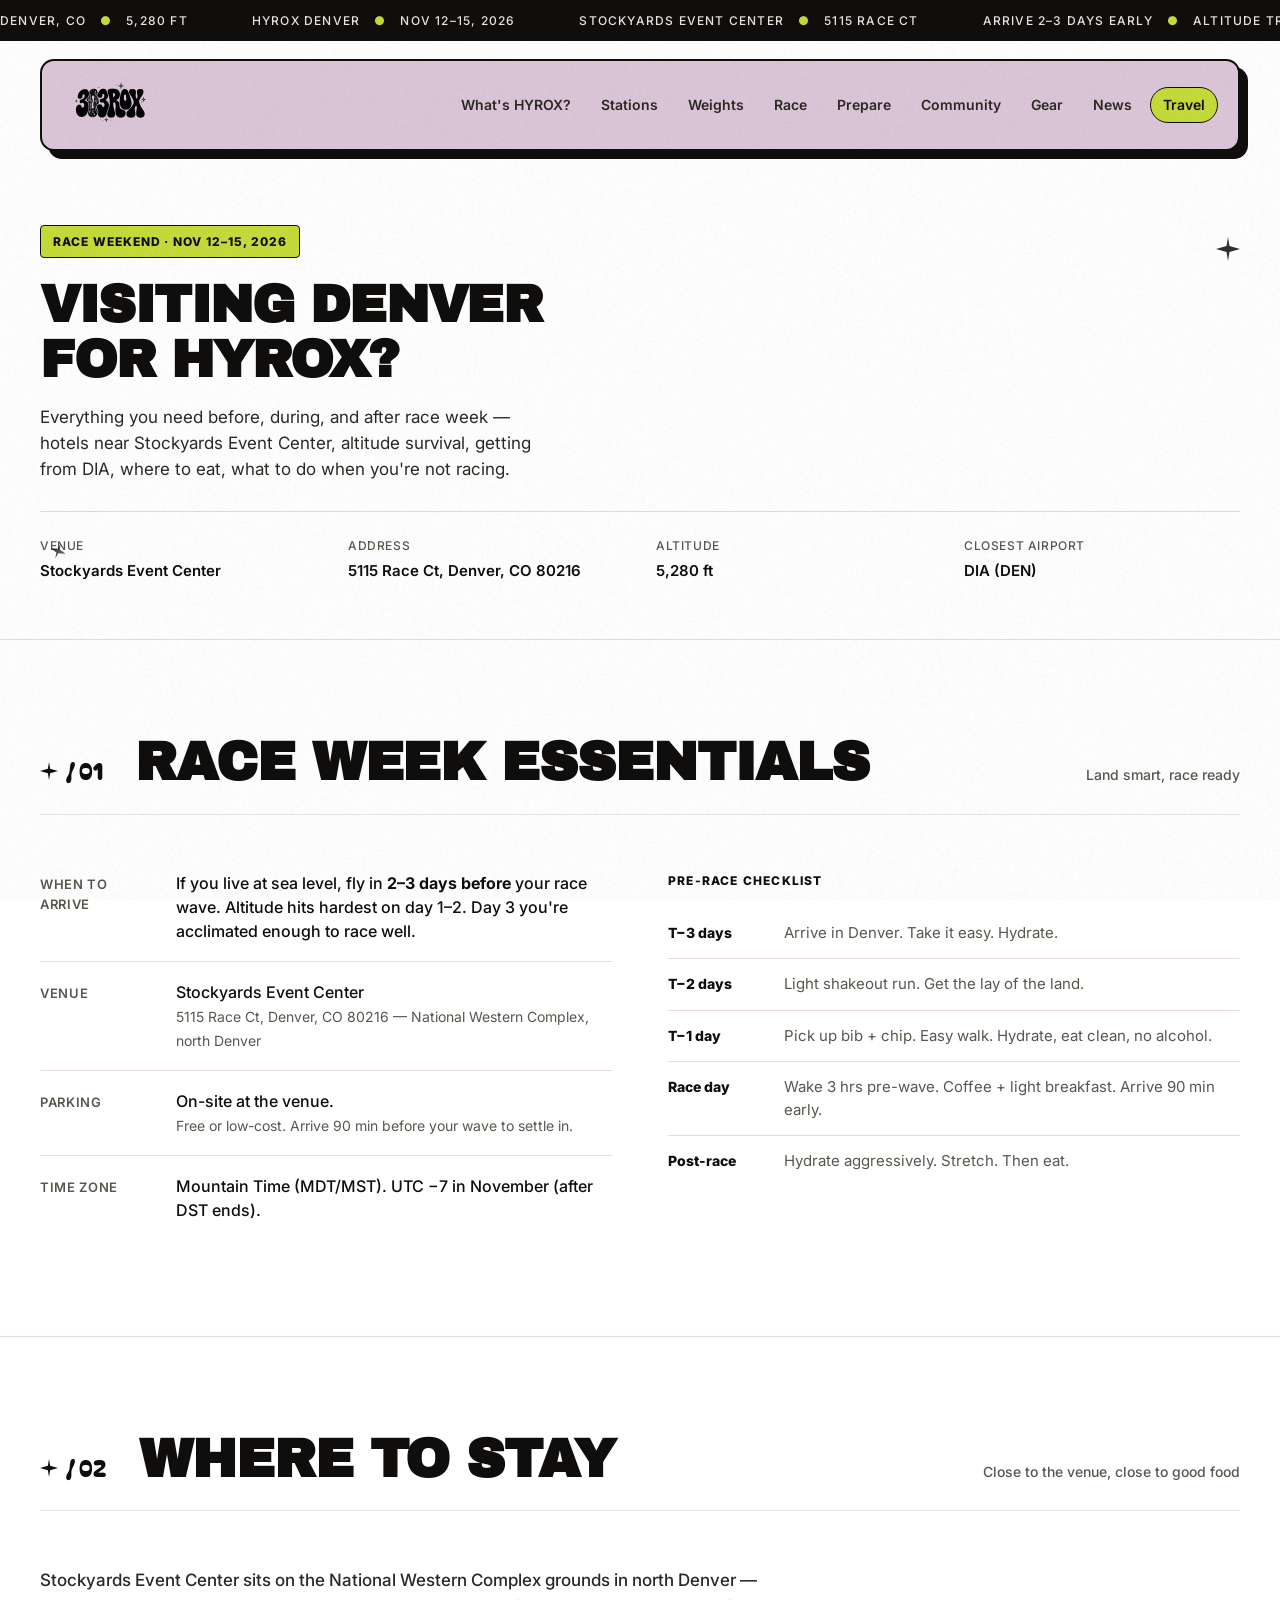
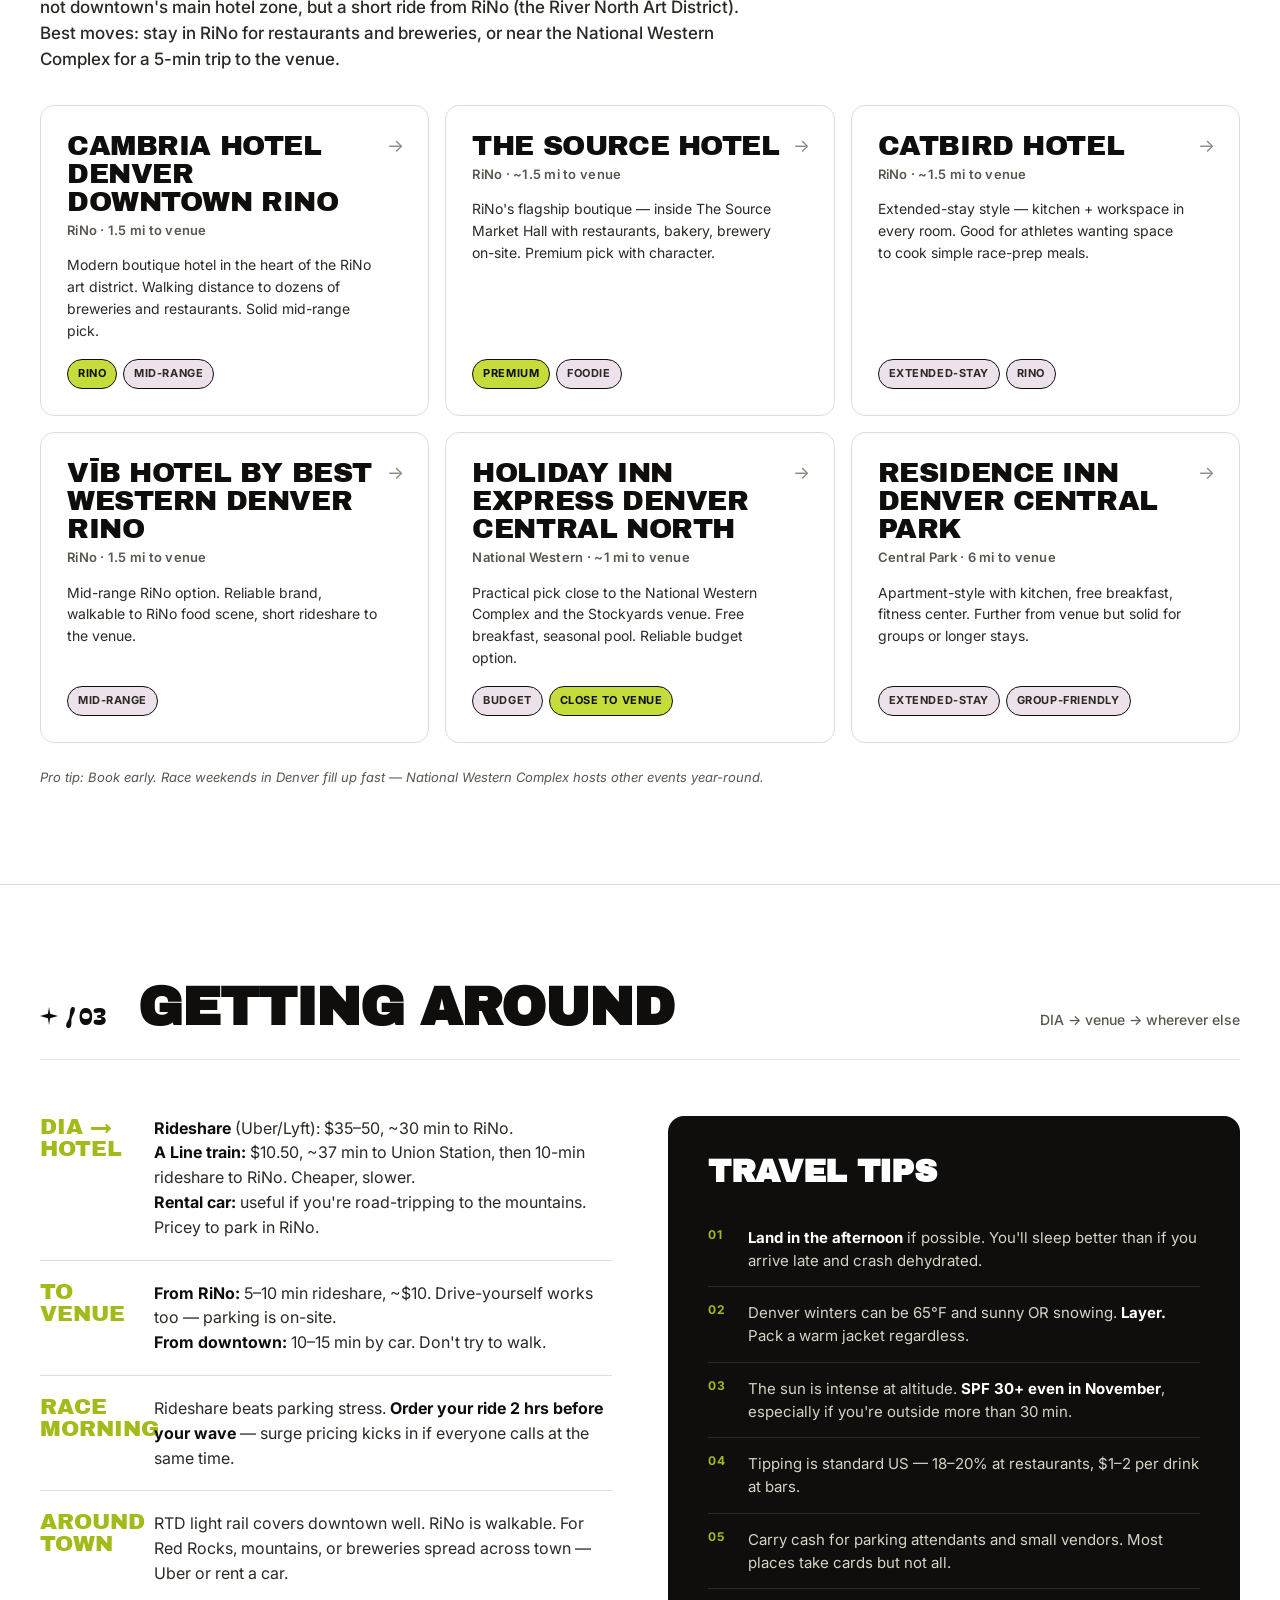
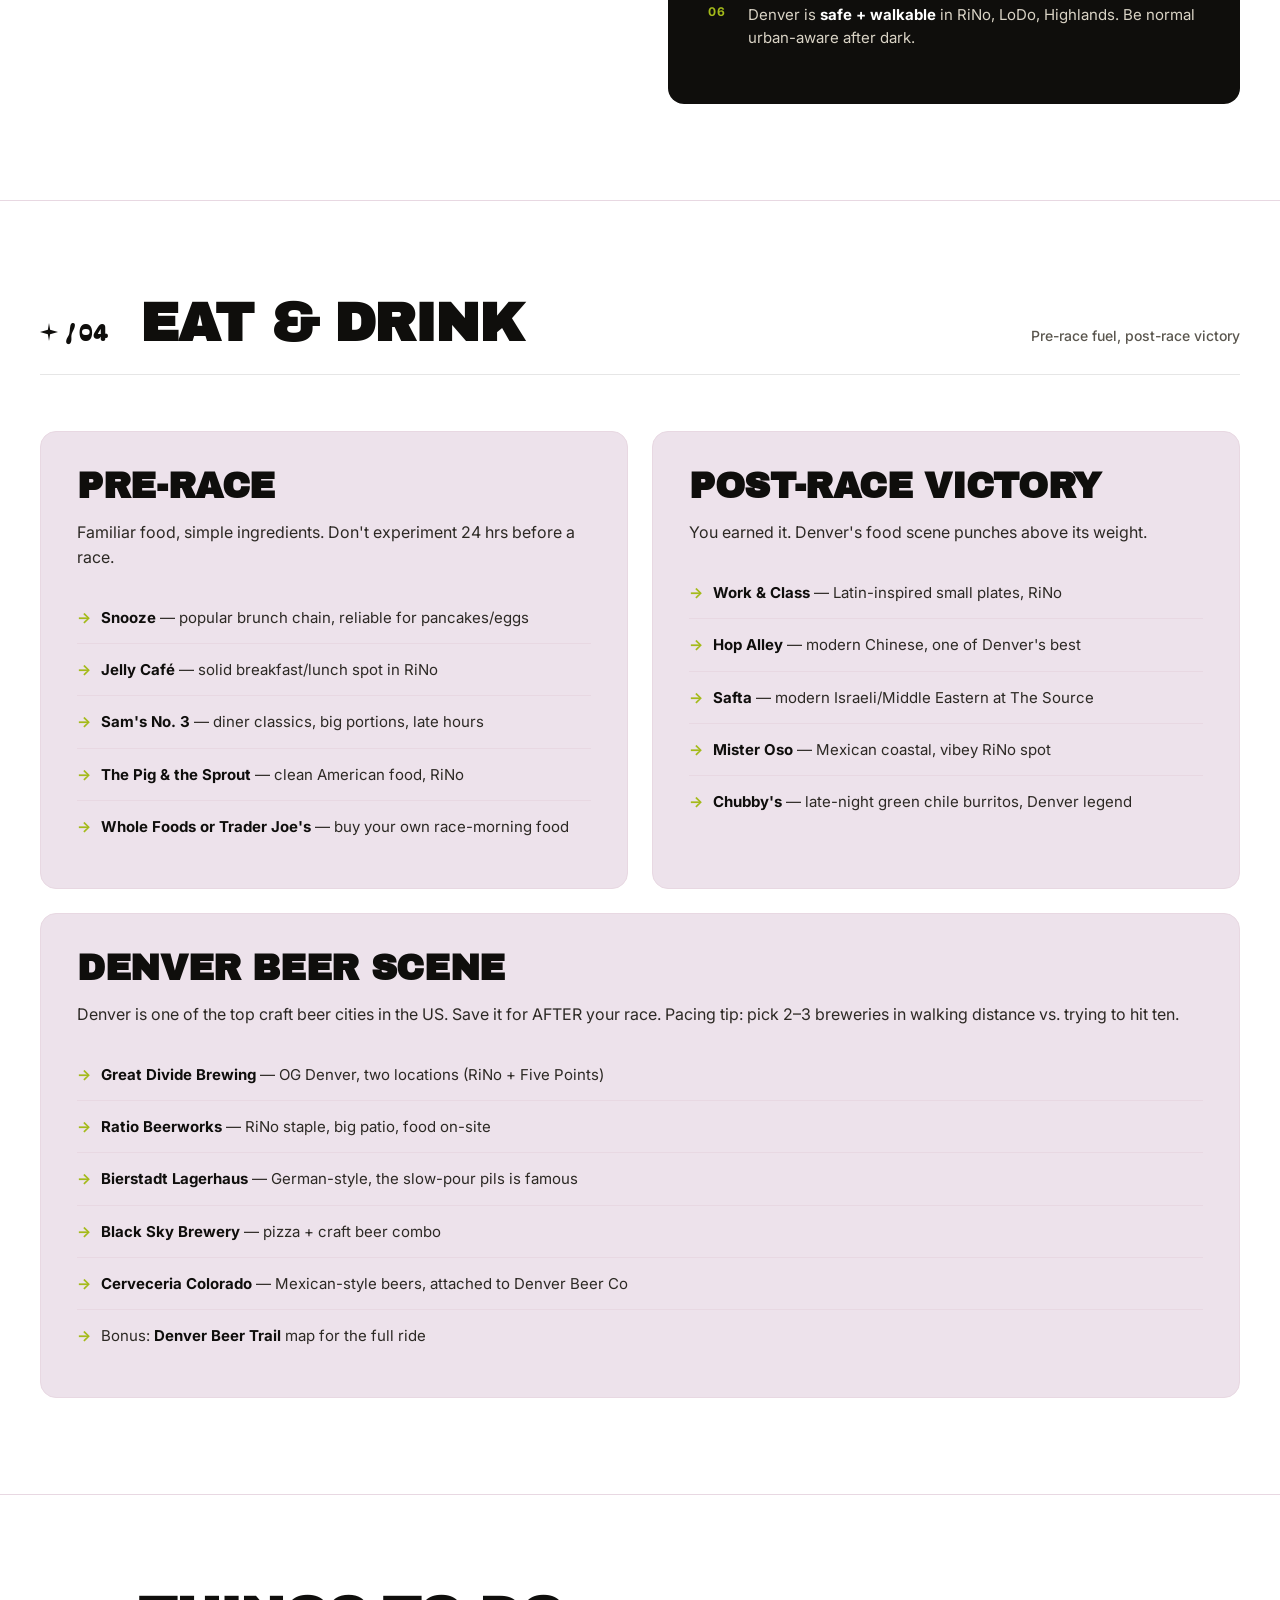
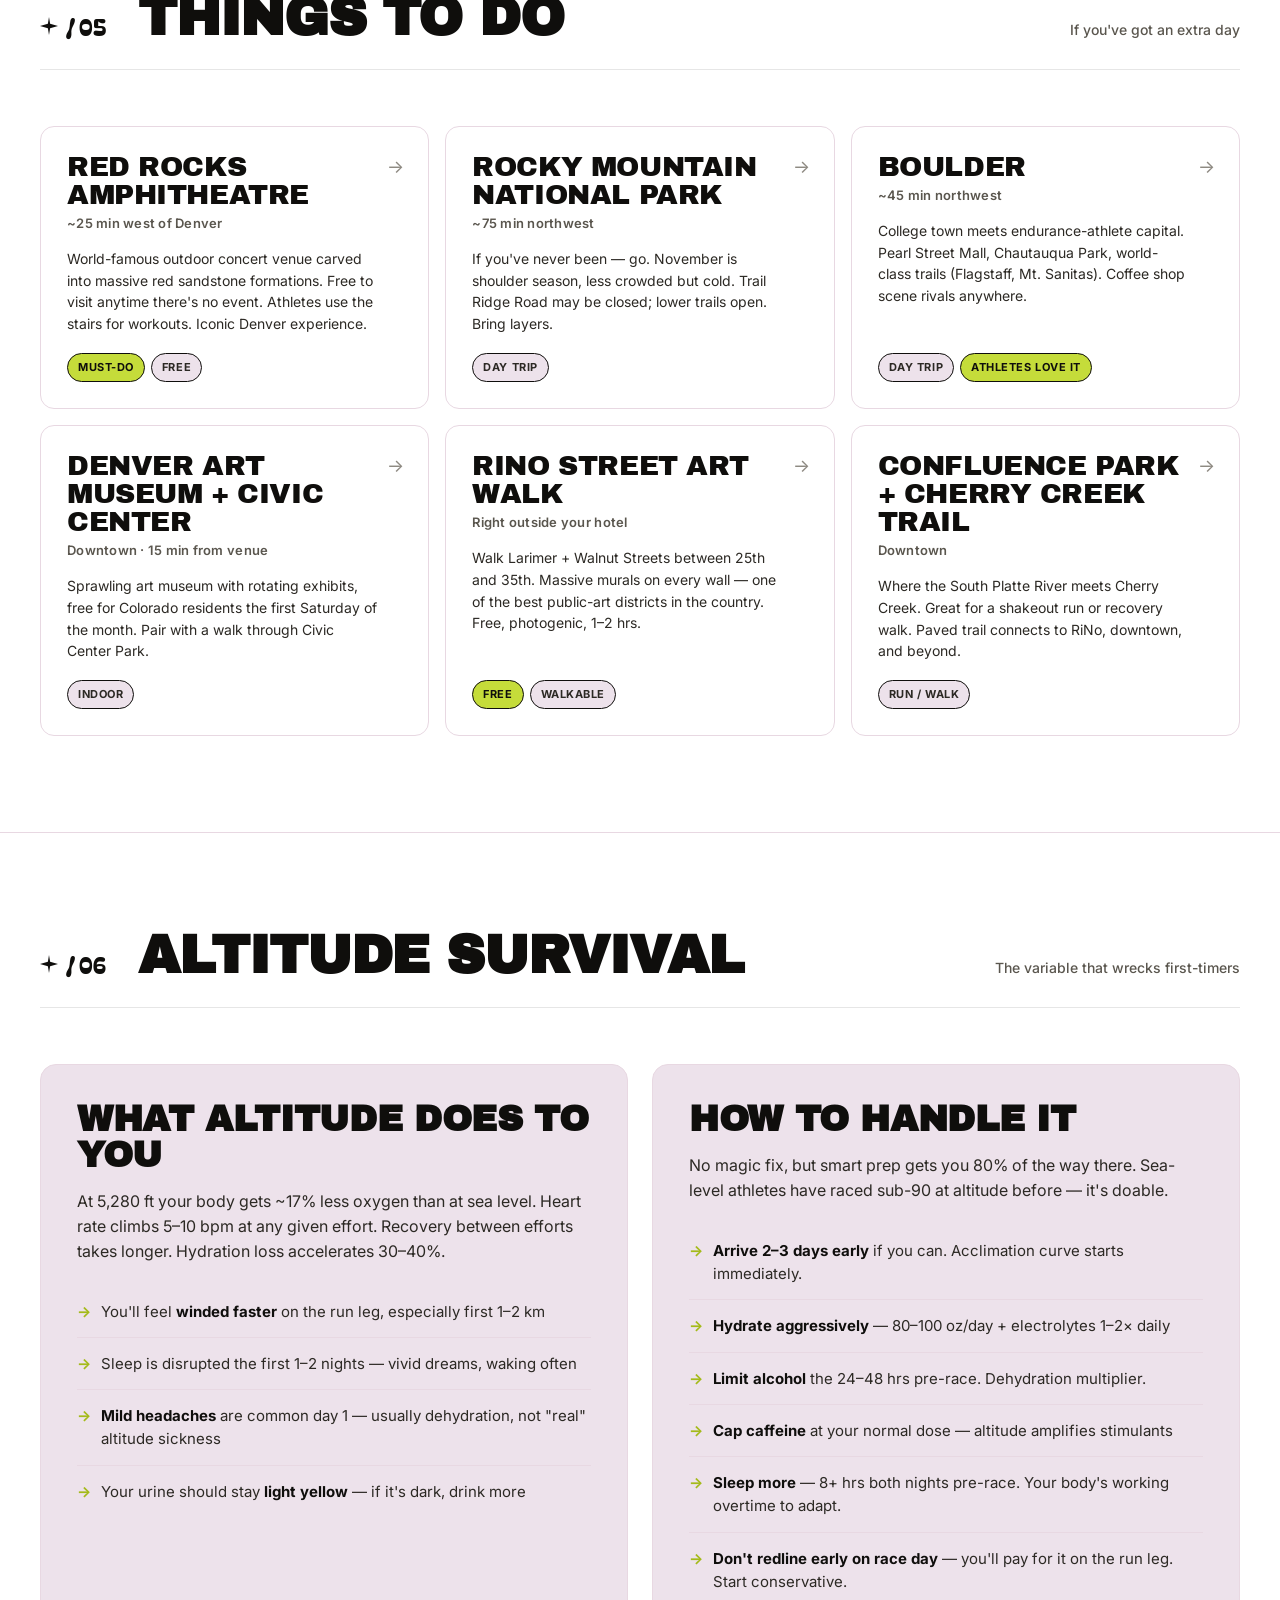
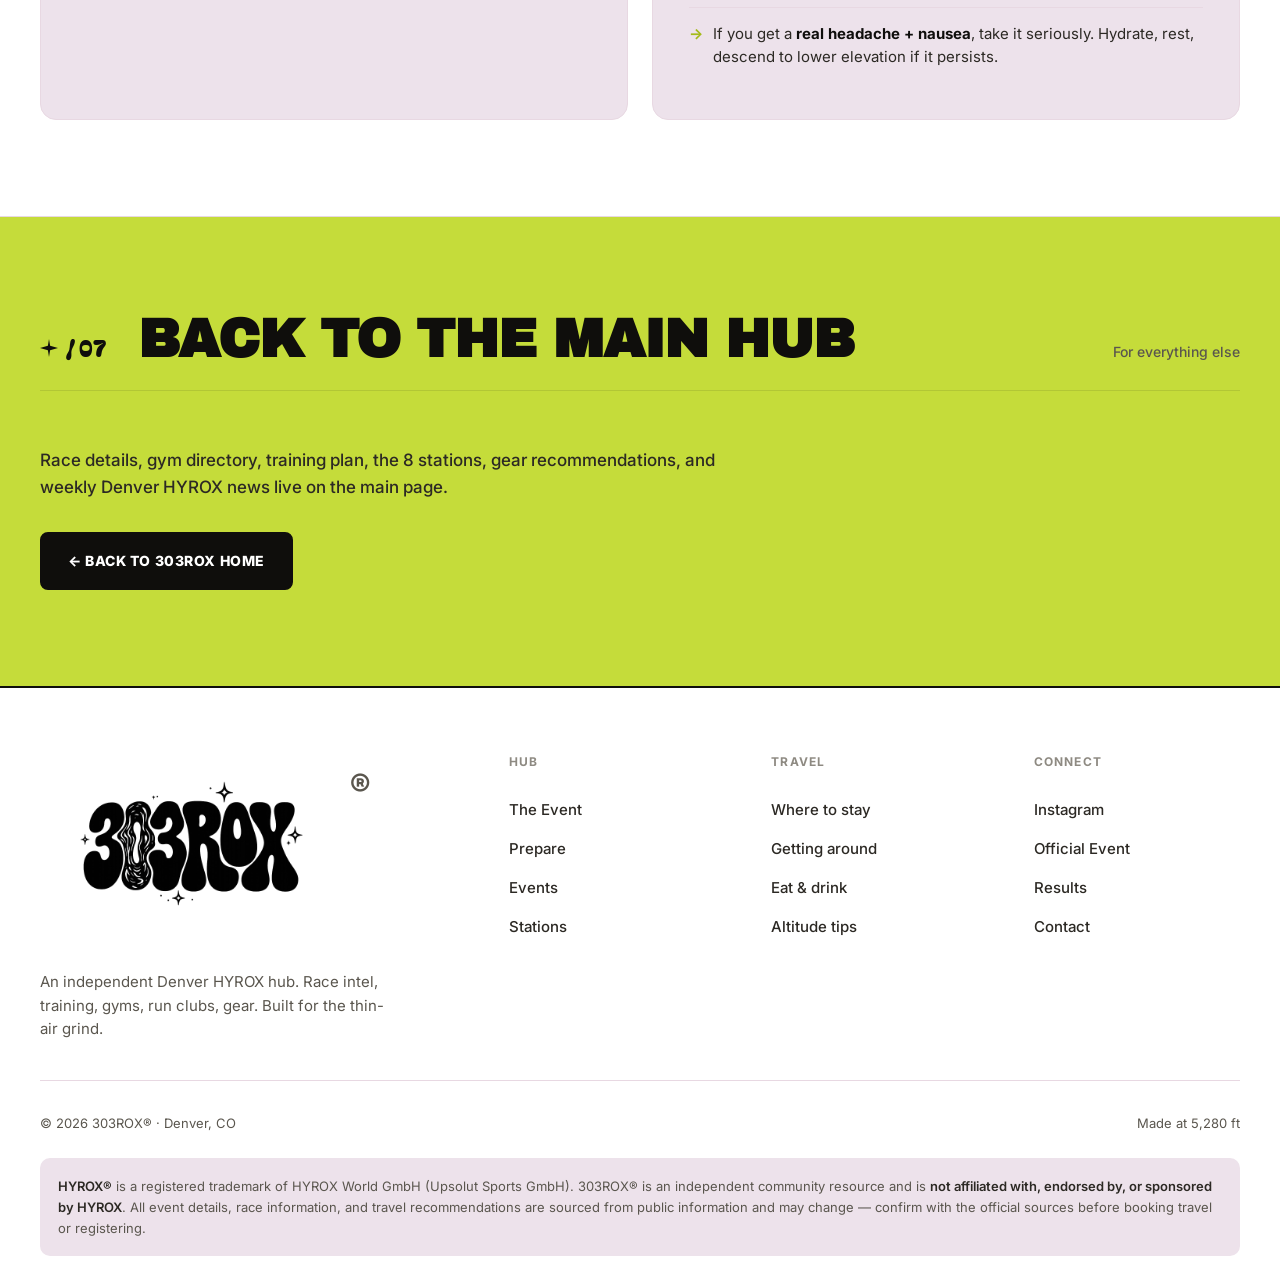
<file: travel.html>
<!DOCTYPE html>
<html lang="en">
<head>
<meta charset="UTF-8">
<meta name="viewport" content="width=device-width, initial-scale=1.0">

<!-- PRIMARY SEO -->
<title>HYROX Denver Travel Guide — Hotels, Food, DIA, Altitude Tips | 303ROX®</title>
<meta name="description" content="Traveling to Denver, Colorado for HYROX Nov 12–15, 2026? Where to stay near Stockyards Event Center at the National Western Complex, getting from DIA (Denver International Airport), altitude survival tips for visitors, restaurants in RiNo and LoDo, and what to do in your downtime.">
<meta name="keywords" content="HYROX Denver hotels, HYROX Denver travel, Stockyards Event Center hotels, National Western Complex hotels, Denver altitude tips for athletes, things to do Denver HYROX weekend, where to stay HYROX Denver, RiNo hotels Denver, Denver travel guide HYROX, DIA to Stockyards, Denver International Airport to HYROX venue, Mile High altitude hydration">
<meta name="author" content="303ROX">
<meta name="robots" content="index, follow, max-image-preview:large">
<link rel="canonical" href="https://303rox.com/travel.html">

<!-- GEO / LOCAL SEARCH SIGNALS -->
<meta name="geo.region" content="US-CO">
<meta name="geo.placename" content="Denver">
<meta name="geo.position" content="39.7392;-104.9903">
<meta name="ICBM" content="39.7392, -104.9903">

<!-- OPEN GRAPH -->
<meta property="og:type" content="article">
<meta property="og:site_name" content="303ROX">
<meta property="og:title" content="HYROX Denver travel guide — hotels, altitude tips, things to do">
<meta property="og:description" content="Traveling to Denver for HYROX Nov 12–15, 2026? Where to stay, how to get around, altitude survival, restaurants, and what to do in your downtime.">
<meta property="og:url" content="https://303rox.com/travel.html">
<meta property="og:image" content="https://303rox.com/og-image-v2.png">
<meta property="og:image:width" content="1200">
<meta property="og:image:height" content="630">
<meta property="og:image:type" content="image/png">
<meta property="og:locale" content="en_US">

<!-- TWITTER CARD -->
<meta name="twitter:card" content="summary_large_image">
<meta name="twitter:title" content="HYROX Denver travel guide — 303ROX">
<meta name="twitter:description" content="Hotels, altitude tips, getting from DIA, restaurants, things to do for HYROX Denver Nov 12–15, 2026.">
<meta name="twitter:image" content="https://303rox.com/og-image-v2.png">

<!-- FAVICON -->
<link rel="icon" type="image/png" sizes="32x32" href="/favicon-32.png">
<link rel="icon" type="image/png" sizes="512x512" href="/favicon-512.png">
<link rel="icon" type="image/x-icon" href="/favicon.ico">
<link rel="apple-touch-icon" sizes="180x180" href="/apple-touch-icon.png">
<meta name="theme-color" content="#dcc6d9">

<link rel="preconnect" href="https://fonts.googleapis.com">
<link rel="preconnect" href="https://fonts.gstatic.com" crossorigin>
<link href="https://fonts.googleapis.com/css2?family=Anton&family=Archivo+Black&family=Bagel+Fat+One&family=Inter:wght@400;500;600;700;800;900&display=swap" rel="stylesheet">
<link rel="stylesheet" href="styles.css?v=20260609-seo">
</head>
<body>

<!-- ============ TICKER (single scrolling bar — tagline, updated, marketing) ============ -->
<div class="ticker">
  <div class="ticker-track">
    <span class="ticker-item">DENVER, CO <span class="ticker-dot">●</span> 5,280 FT</span>
    <span class="ticker-item">HYROX DENVER <span class="ticker-dot">●</span> NOV 12–15, 2026</span>
    <span class="ticker-item">STOCKYARDS EVENT CENTER <span class="ticker-dot">●</span> 5115 RACE CT</span>
    <span class="ticker-item">ARRIVE 2–3 DAYS EARLY <span class="ticker-dot">●</span> ALTITUDE TRAINING</span>
    <span class="ticker-item">TICKETS ON SALE NOW <span class="ticker-dot">●</span> STILL AVAILABLE</span>
    <span class="ticker-item">UPDATED <span class="last-updated">MAY 25, 2026</span></span>
    <span class="ticker-item">DENVER, CO <span class="ticker-dot">●</span> 5,280 FT</span>
    <span class="ticker-item">HYROX DENVER <span class="ticker-dot">●</span> NOV 12–15, 2026</span>
    <span class="ticker-item">STOCKYARDS EVENT CENTER <span class="ticker-dot">●</span> 5115 RACE CT</span>
    <span class="ticker-item">ARRIVE 2–3 DAYS EARLY <span class="ticker-dot">●</span> ALTITUDE TRAINING</span>
    <span class="ticker-item">TICKETS ON SALE NOW <span class="ticker-dot">●</span> STILL AVAILABLE</span>
    <span class="ticker-item">UPDATED <span class="last-updated">MAY 25, 2026</span></span>
  </div>
</div>

<!-- ============ NAVBAR (boxed, with logo on left) ============ -->
<div class="subnav-frame">
  <nav class="subnav">
    <a href="/" class="nav-logo" aria-label="303ROX home">
      <img src="303rox-logo-fixed-black-clean.png" alt="303ROX" width="96" height="64">
    </a>
    <button class="nav-toggle" type="button" aria-label="Toggle menu" aria-expanded="false" aria-controls="nav-links">
      <span class="nav-toggle-bar"></span>
      <span class="nav-toggle-bar"></span>
      <span class="nav-toggle-bar"></span>
    </button>
    <div class="nav-links" id="nav-links">
      <a href="/#what">What's HYROX?</a>
      <a href="/#stations">Stations</a>
      <a href="/#weights">Weights</a>
      <a href="/#event">Race</a>
      <a href="/#prepare">Prepare</a>
      <a href="/#events">Community</a>
      <a href="/#gear">Gear</a>
      <a href="/#news">News</a>
      <a href="/travel.html" class="nav-travel">Travel</a>
    </div>
  </nav>
</div>

<!-- ============ HERO ============ -->
<section class="hero" id="top">
  <div class="hero-grid" style="grid-template-columns: 1fr;">
    <div>
      <div class="eyebrow">Race Weekend · Nov 12–15, 2026</div>
      <h1 class="hero-title">Visiting Denver<br>for HYROX?</h1>
      <p class="hero-lead">Everything you need before, during, and after race week — hotels near Stockyards Event Center, altitude survival, getting from DIA, where to eat, what to do when you're not racing.</p>
      <div class="hero-meta">
        <div class="hero-meta-item">
          <span class="hero-meta-label">Venue</span>
          <span class="hero-meta-value">Stockyards Event Center</span>
        </div>
        <div class="hero-meta-item">
          <span class="hero-meta-label">Address</span>
          <span class="hero-meta-value">5115 Race Ct, Denver, CO 80216</span>
        </div>
        <div class="hero-meta-item">
          <span class="hero-meta-label">Altitude</span>
          <span class="hero-meta-value">5,280 ft</span>
        </div>
        <div class="hero-meta-item">
          <span class="hero-meta-label">Closest airport</span>
          <span class="hero-meta-value">DIA (DEN)</span>
        </div>
      </div>
    </div>
  </div>
</section>

<!-- ============ RACE WEEK ESSENTIALS ============ -->
<section id="essentials">
  <div class="container">
    <div class="section-head">
      <div class="section-num">/ 01</div>
      <h2 class="section-title">Race week essentials</h2>
      <div class="section-sub">Land smart, race ready</div>
    </div>

    <div class="race-grid">
      <div class="race-info">
        <div class="race-info-row">
          <div class="race-info-label">When to arrive</div>
          <div class="race-info-value">If you live at sea level, fly in <strong>2–3 days before</strong> your race wave. Altitude hits hardest on day 1–2. Day 3 you're acclimated enough to race well.</div>
        </div>
        <div class="race-info-row">
          <div class="race-info-label">Venue</div>
          <div class="race-info-value">Stockyards Event Center<br><span class="light">5115 Race Ct, Denver, CO 80216 — National Western Complex, north Denver</span></div>
        </div>
        <div class="race-info-row">
          <div class="race-info-label">Parking</div>
          <div class="race-info-value">On-site at the venue.<br><span class="light">Free or low-cost. Arrive 90 min before your wave to settle in.</span></div>
        </div>
        <div class="race-info-row">
          <div class="race-info-label">Time zone</div>
          <div class="race-info-value">Mountain Time (MDT/MST). UTC −7 in November (after DST ends).</div>
        </div>
      </div>
      <div>
        <div class="schedule-head">Pre-race checklist</div>
        <div class="schedule-row"><div class="schedule-date">T−3 days</div><div class="schedule-content">Arrive in Denver. Take it easy. Hydrate.</div></div>
        <div class="schedule-row"><div class="schedule-date">T−2 days</div><div class="schedule-content">Light shakeout run. Get the lay of the land.</div></div>
        <div class="schedule-row"><div class="schedule-date">T−1 day</div><div class="schedule-content">Pick up bib + chip. Easy walk. Hydrate, eat clean, no alcohol.</div></div>
        <div class="schedule-row"><div class="schedule-date">Race day</div><div class="schedule-content">Wake 3 hrs pre-wave. Coffee + light breakfast. Arrive 90 min early.</div></div>
        <div class="schedule-row"><div class="schedule-date">Post-race</div><div class="schedule-content">Hydrate aggressively. Stretch. Then eat.</div></div>
      </div>
    </div>
  </div>
</section>

<!-- ============ HOTELS ============ -->
<section id="hotels">
  <div class="container">
    <div class="section-head">
      <div class="section-num">/ 02</div>
      <h2 class="section-title">Where to stay</h2>
      <div class="section-sub">Close to the venue, close to good food</div>
    </div>

    <p class="submit-lead">Stockyards Event Center sits on the National Western Complex grounds in north Denver — not downtown's main hotel zone, but a short ride from RiNo (the River North Art District). Best moves: stay in RiNo for restaurants and breweries, or near the National Western Complex for a 5-min trip to the venue.</p>

    <div class="directory">
      <a class="directory-row" href="https://www.cambriaderindenver.com/" target="_blank" rel="noopener">
        <div class="directory-num">01</div>
        <div><div class="directory-name">Cambria Hotel Denver Downtown RiNo</div></div>
        <div class="directory-area">RiNo · 1.5 mi to venue</div>
        <div class="directory-desc">Modern boutique hotel in the heart of the RiNo art district. Walking distance to dozens of breweries and restaurants. Solid mid-range pick.</div>
        <div class="directory-badges"><span class="tag tag-accent">RiNo</span><span class="tag">Mid-range</span></div>
        <div class="arrow">→</div>
      </a>
      <a class="directory-row" href="https://thesourcehotel.com/" target="_blank" rel="noopener">
        <div class="directory-num">02</div>
        <div><div class="directory-name">The Source Hotel</div></div>
        <div class="directory-area">RiNo · ~1.5 mi to venue</div>
        <div class="directory-desc">RiNo's flagship boutique — inside The Source Market Hall with restaurants, bakery, brewery on-site. Premium pick with character.</div>
        <div class="directory-badges"><span class="tag tag-accent">Premium</span><span class="tag">Foodie</span></div>
        <div class="arrow">→</div>
      </a>
      <a class="directory-row" href="https://www.catbirdhotel.com/" target="_blank" rel="noopener">
        <div class="directory-num">03</div>
        <div><div class="directory-name">Catbird Hotel</div></div>
        <div class="directory-area">RiNo · ~1.5 mi to venue</div>
        <div class="directory-desc">Extended-stay style — kitchen + workspace in every room. Good for athletes wanting space to cook simple race-prep meals.</div>
        <div class="directory-badges"><span class="tag">Extended-stay</span><span class="tag">RiNo</span></div>
        <div class="arrow">→</div>
      </a>
      <a class="directory-row" href="https://www.bestwestern.com/" target="_blank" rel="noopener">
        <div class="directory-num">04</div>
        <div><div class="directory-name">Vīb Hotel by Best Western Denver RiNo</div></div>
        <div class="directory-area">RiNo · 1.5 mi to venue</div>
        <div class="directory-desc">Mid-range RiNo option. Reliable brand, walkable to RiNo food scene, short rideshare to the venue.</div>
        <div class="directory-badges"><span class="tag">Mid-range</span></div>
        <div class="arrow">→</div>
      </a>
      <a class="directory-row" href="https://www.ihg.com/" target="_blank" rel="noopener">
        <div class="directory-num">05</div>
        <div><div class="directory-name">Holiday Inn Express Denver Central North</div></div>
        <div class="directory-area">National Western · ~1 mi to venue</div>
        <div class="directory-desc">Practical pick close to the National Western Complex and the Stockyards venue. Free breakfast, seasonal pool. Reliable budget option.</div>
        <div class="directory-badges"><span class="tag">Budget</span><span class="tag tag-accent">Close to venue</span></div>
        <div class="arrow">→</div>
      </a>
      <a class="directory-row" href="https://www.marriott.com/" target="_blank" rel="noopener">
        <div class="directory-num">06</div>
        <div><div class="directory-name">Residence Inn Denver Central Park</div></div>
        <div class="directory-area">Central Park · 6 mi to venue</div>
        <div class="directory-desc">Apartment-style with kitchen, free breakfast, fitness center. Further from venue but solid for groups or longer stays.</div>
        <div class="directory-badges"><span class="tag">Extended-stay</span><span class="tag">Group-friendly</span></div>
        <div class="arrow">→</div>
      </a>
    </div>
    <p class="submit-fineprint" style="margin-top:24px;">Pro tip: Book early. Race weekends in Denver fill up fast — National Western Complex hosts other events year-round.</p>
  </div>
</section>

<!-- ============ GETTING AROUND ============ -->
<section id="transit">
  <div class="container">
    <div class="section-head">
      <div class="section-num">/ 03</div>
      <h2 class="section-title">Getting around</h2>
      <div class="section-sub">DIA → venue → wherever else</div>
    </div>

    <div class="plan-grid">
      <div>
        <div class="plan-row">
          <div class="plan-week">DIA → Hotel</div>
          <div class="plan-content"><strong>Rideshare</strong> (Uber/Lyft): $35–50, ~30 min to RiNo.<br><strong>A Line train:</strong> $10.50, ~37 min to Union Station, then 10-min rideshare to RiNo. Cheaper, slower.<br><strong>Rental car:</strong> useful if you're road-tripping to the mountains. Pricey to park in RiNo.</div>
        </div>
        <div class="plan-row">
          <div class="plan-week">To venue</div>
          <div class="plan-content"><strong>From RiNo:</strong> 5–10 min rideshare, ~$10. Drive-yourself works too — parking is on-site.<br><strong>From downtown:</strong> 10–15 min by car. Don't try to walk.</div>
        </div>
        <div class="plan-row">
          <div class="plan-week">Race morning</div>
          <div class="plan-content">Rideshare beats parking stress. <strong>Order your ride 2 hrs before your wave</strong> — surge pricing kicks in if everyone calls at the same time.</div>
        </div>
        <div class="plan-row">
          <div class="plan-week">Around town</div>
          <div class="plan-content">RTD light rail covers downtown well. RiNo is walkable. For Red Rocks, mountains, or breweries spread across town — Uber or rent a car.</div>
        </div>
      </div>
      <div class="tips">
        <h3>Travel tips</h3>
        <ol>
          <li><strong>Land in the afternoon</strong> if possible. You'll sleep better than if you arrive late and crash dehydrated.</li>
          <li>Denver winters can be 65°F and sunny OR snowing. <strong>Layer.</strong> Pack a warm jacket regardless.</li>
          <li>The sun is intense at altitude. <strong>SPF 30+ even in November</strong>, especially if you're outside more than 30 min.</li>
          <li>Tipping is standard US — 18–20% at restaurants, $1–2 per drink at bars.</li>
          <li>Carry cash for parking attendants and small vendors. Most places take cards but not all.</li>
          <li>Denver is <strong>safe + walkable</strong> in RiNo, LoDo, Highlands. Be normal urban-aware after dark.</li>
        </ol>
      </div>
    </div>
  </div>
</section>

<!-- ============ FOOD ============ -->
<section id="food">
  <div class="container">
    <div class="section-head">
      <div class="section-num">/ 04</div>
      <h2 class="section-title">Eat &amp; drink</h2>
      <div class="section-sub">Pre-race fuel, post-race victory</div>
    </div>

    <div class="gear-grid">
      <div class="gear-block">
        <h3 class="gear-heading">Pre-race</h3>
        <p class="gear-lead">Familiar food, simple ingredients. Don't experiment 24 hrs before a race.</p>
        <ul class="gear-list">
          <li><strong>Snooze</strong> — popular brunch chain, reliable for pancakes/eggs</li>
          <li><strong>Jelly Café</strong> — solid breakfast/lunch spot in RiNo</li>
          <li><strong>Sam's No. 3</strong> — diner classics, big portions, late hours</li>
          <li><strong>The Pig &amp; the Sprout</strong> — clean American food, RiNo</li>
          <li><strong>Whole Foods or Trader Joe's</strong> — buy your own race-morning food</li>
        </ul>
      </div>
      <div class="gear-block">
        <h3 class="gear-heading">Post-race victory</h3>
        <p class="gear-lead">You earned it. Denver's food scene punches above its weight.</p>
        <ul class="gear-list">
          <li><strong>Work &amp; Class</strong> — Latin-inspired small plates, RiNo</li>
          <li><strong>Hop Alley</strong> — modern Chinese, one of Denver's best</li>
          <li><strong>Safta</strong> — modern Israeli/Middle Eastern at The Source</li>
          <li><strong>Mister Oso</strong> — Mexican coastal, vibey RiNo spot</li>
          <li><strong>Chubby's</strong> — late-night green chile burritos, Denver legend</li>
        </ul>
      </div>
      <div class="gear-block gear-block-wide">
        <h3 class="gear-heading">Denver beer scene</h3>
        <p class="gear-lead">Denver is one of the top craft beer cities in the US. Save it for AFTER your race. Pacing tip: pick 2–3 breweries in walking distance vs. trying to hit ten.</p>
        <ul class="gear-list">
          <li><strong>Great Divide Brewing</strong> — OG Denver, two locations (RiNo + Five Points)</li>
          <li><strong>Ratio Beerworks</strong> — RiNo staple, big patio, food on-site</li>
          <li><strong>Bierstadt Lagerhaus</strong> — German-style, the slow-pour pils is famous</li>
          <li><strong>Black Sky Brewery</strong> — pizza + craft beer combo</li>
          <li><strong>Cerveceria Colorado</strong> — Mexican-style beers, attached to Denver Beer Co</li>
          <li>Bonus: <strong>Denver Beer Trail</strong> map for the full ride</li>
        </ul>
      </div>
    </div>
  </div>
</section>

<!-- ============ THINGS TO DO ============ -->
<section id="things">
  <div class="container">
    <div class="section-head">
      <div class="section-num">/ 05</div>
      <h2 class="section-title">Things to do</h2>
      <div class="section-sub">If you've got an extra day</div>
    </div>

    <div class="directory">
      <a class="directory-row" href="https://www.redrocksonline.com/" target="_blank" rel="noopener">
        <div class="directory-num">01</div>
        <div><div class="directory-name">Red Rocks Amphitheatre</div></div>
        <div class="directory-area">~25 min west of Denver</div>
        <div class="directory-desc">World-famous outdoor concert venue carved into massive red sandstone formations. Free to visit anytime there's no event. Athletes use the stairs for workouts. Iconic Denver experience.</div>
        <div class="directory-badges"><span class="tag tag-accent">Must-do</span><span class="tag">Free</span></div>
        <div class="arrow">→</div>
      </a>
      <a class="directory-row" href="https://www.nps.gov/romo/" target="_blank" rel="noopener">
        <div class="directory-num">02</div>
        <div><div class="directory-name">Rocky Mountain National Park</div></div>
        <div class="directory-area">~75 min northwest</div>
        <div class="directory-desc">If you've never been — go. November is shoulder season, less crowded but cold. Trail Ridge Road may be closed; lower trails open. Bring layers.</div>
        <div class="directory-badges"><span class="tag">Day trip</span></div>
        <div class="arrow">→</div>
      </a>
      <a class="directory-row" href="https://www.bouldercoloradousa.com/" target="_blank" rel="noopener">
        <div class="directory-num">03</div>
        <div><div class="directory-name">Boulder</div></div>
        <div class="directory-area">~45 min northwest</div>
        <div class="directory-desc">College town meets endurance-athlete capital. Pearl Street Mall, Chautauqua Park, world-class trails (Flagstaff, Mt. Sanitas). Coffee shop scene rivals anywhere.</div>
        <div class="directory-badges"><span class="tag">Day trip</span><span class="tag tag-accent">Athletes love it</span></div>
        <div class="arrow">→</div>
      </a>
      <a class="directory-row" href="https://www.denver.org/things-to-do/itineraries/best-of-denver-in-a-day/" target="_blank" rel="noopener">
        <div class="directory-num">04</div>
        <div><div class="directory-name">Denver Art Museum + Civic Center</div></div>
        <div class="directory-area">Downtown · 15 min from venue</div>
        <div class="directory-desc">Sprawling art museum with rotating exhibits, free for Colorado residents the first Saturday of the month. Pair with a walk through Civic Center Park.</div>
        <div class="directory-badges"><span class="tag">Indoor</span></div>
        <div class="arrow">→</div>
      </a>
      <a class="directory-row" href="https://www.denver.org/" target="_blank" rel="noopener">
        <div class="directory-num">05</div>
        <div><div class="directory-name">RiNo street art walk</div></div>
        <div class="directory-area">Right outside your hotel</div>
        <div class="directory-desc">Walk Larimer + Walnut Streets between 25th and 35th. Massive murals on every wall — one of the best public-art districts in the country. Free, photogenic, 1–2 hrs.</div>
        <div class="directory-badges"><span class="tag tag-accent">Free</span><span class="tag">Walkable</span></div>
        <div class="arrow">→</div>
      </a>
      <a class="directory-row" href="https://www.confluencepark.com/" target="_blank" rel="noopener">
        <div class="directory-num">06</div>
        <div><div class="directory-name">Confluence Park + Cherry Creek Trail</div></div>
        <div class="directory-area">Downtown</div>
        <div class="directory-desc">Where the South Platte River meets Cherry Creek. Great for a shakeout run or recovery walk. Paved trail connects to RiNo, downtown, and beyond.</div>
        <div class="directory-badges"><span class="tag">Run / walk</span></div>
        <div class="arrow">→</div>
      </a>
    </div>
  </div>
</section>

<!-- ============ ALTITUDE SURVIVAL ============ -->
<section id="altitude">
  <div class="container">
    <div class="section-head">
      <div class="section-num">/ 06</div>
      <h2 class="section-title">Altitude survival</h2>
      <div class="section-sub">The variable that wrecks first-timers</div>
    </div>

    <div class="gear-grid">
      <div class="gear-block">
        <h3 class="gear-heading">What altitude does to you</h3>
        <p class="gear-lead">At 5,280 ft your body gets ~17% less oxygen than at sea level. Heart rate climbs 5–10 bpm at any given effort. Recovery between efforts takes longer. Hydration loss accelerates 30–40%.</p>
        <ul class="gear-list">
          <li>You'll feel <strong>winded faster</strong> on the run leg, especially first 1–2 km</li>
          <li>Sleep is disrupted the first 1–2 nights — vivid dreams, waking often</li>
          <li><strong>Mild headaches</strong> are common day 1 — usually dehydration, not "real" altitude sickness</li>
          <li>Your urine should stay <strong>light yellow</strong> — if it's dark, drink more</li>
        </ul>
      </div>
      <div class="gear-block">
        <h3 class="gear-heading">How to handle it</h3>
        <p class="gear-lead">No magic fix, but smart prep gets you 80% of the way there. Sea-level athletes have raced sub-90 at altitude before — it's doable.</p>
        <ul class="gear-list">
          <li><strong>Arrive 2–3 days early</strong> if you can. Acclimation curve starts immediately.</li>
          <li><strong>Hydrate aggressively</strong> — 80–100 oz/day + electrolytes 1–2× daily</li>
          <li><strong>Limit alcohol</strong> the 24–48 hrs pre-race. Dehydration multiplier.</li>
          <li><strong>Cap caffeine</strong> at your normal dose — altitude amplifies stimulants</li>
          <li><strong>Sleep more</strong> — 8+ hrs both nights pre-race. Your body's working overtime to adapt.</li>
          <li><strong>Don't redline early on race day</strong> — you'll pay for it on the run leg. Start conservative.</li>
          <li>If you get a <strong>real headache + nausea</strong>, take it seriously. Hydrate, rest, descend to lower elevation if it persists.</li>
        </ul>
      </div>
    </div>
  </div>
</section>

<!-- ============ BACK HOME ============ -->
<section id="back" style="background: var(--lime); border-bottom: 2px solid var(--ink);">
  <div class="container">
    <div class="section-head">
      <div class="section-num">/ 07</div>
      <h2 class="section-title">Back to the main hub</h2>
      <div class="section-sub">For everything else</div>
    </div>
    <p class="submit-lead">Race details, gym directory, training plan, the 8 stations, gear recommendations, and weekly Denver HYROX news live on the main page.</p>
    <a href="/" class="submit-btn" style="display:inline-block; text-decoration:none;">← Back to 303ROX home</a>
  </div>
</section>

<!-- ============ FOOTER ============ -->
<footer class="footer">
  <div class="footer-grid">
    <div>
      <div class="footer-logo">
        <img src="303rox-logo-fixed-black-clean.png" alt="303ROX">
        <span class="reg">®</span>
      </div>
      <p class="footer-tagline">An independent Denver HYROX hub. Race intel, training, gyms, run clubs, gear. Built for the thin-air grind.</p>
    </div>
    <div class="footer-col">
      <h4>Hub</h4>
      <ul>
        <li><a href="/#event">The Event</a></li>
        <li><a href="/#prepare">Prepare</a></li>
        <li><a href="/#events">Events</a></li>
        <li><a href="/#stations">Stations</a></li>
      </ul>
    </div>
    <div class="footer-col">
      <h4>Travel</h4>
      <ul>
        <li><a href="#hotels">Where to stay</a></li>
        <li><a href="#transit">Getting around</a></li>
        <li><a href="#food">Eat &amp; drink</a></li>
        <li><a href="#altitude">Altitude tips</a></li>
      </ul>
    </div>
    <div class="footer-col">
      <h4>Connect</h4>
      <ul>
        <li><a href="https://www.instagram.com/clear.vsn/" target="_blank" rel="noopener">Instagram</a></li>
        <li><a href="https://hyrox.com/event/hyrox-denver/" target="_blank" rel="noopener">Official Event</a></li>
        <li><a href="https://results.hyrox.com/" target="_blank" rel="noopener">Results</a></li>
        <li><a href="mailto:hello@303rox.com">Contact</a></li>
      </ul>
    </div>
  </div>
  <div class="footer-bottom">
    <div>© 2026 303ROX® · Denver, CO</div>
    <div>Made at 5,280 ft</div>
  </div>
  <div class="disclaimer">
    <strong>HYROX®</strong> is a registered trademark of HYROX World GmbH (Upsolut Sports GmbH). 303ROX® is an independent community resource and is <strong>not affiliated with, endorsed by, or sponsored by HYROX</strong>. All event details, race information, and travel recommendations are sourced from public information and may change — confirm with the official sources before booking travel or registering.
  </div>
</footer>

<script>
// Mobile hamburger menu toggle
(function() {
  var toggle = document.querySelector('.nav-toggle');
  var subnav = document.querySelector('.subnav');
  if (!toggle || !subnav) return;
  toggle.addEventListener('click', function() {
    var isOpen = subnav.classList.toggle('is-open');
    toggle.setAttribute('aria-expanded', isOpen ? 'true' : 'false');
  });
  subnav.querySelectorAll('.nav-links a').forEach(function(link) {
    link.addEventListener('click', function() {
      subnav.classList.remove('is-open');
      toggle.setAttribute('aria-expanded', 'false');
    });
  });
  document.addEventListener('click', function(e) {
    if (subnav.classList.contains('is-open') && !subnav.contains(e.target)) {
      subnav.classList.remove('is-open');
      toggle.setAttribute('aria-expanded', 'false');
    }
  });
})();

// Last-updated stamp — pulls from the file's Last-Modified header, populates all .last-updated elements
(function() {
  var els = document.querySelectorAll('.last-updated');
  if (!els.length) return;
  var d = new Date(document.lastModified);
  if (isNaN(d.getTime())) return;
  var months = ['JAN','FEB','MAR','APR','MAY','JUN','JUL','AUG','SEP','OCT','NOV','DEC'];
  var hh = d.getHours();
  var mm = d.getMinutes();
  var ampm = hh >= 12 ? 'PM' : 'AM';
  hh = hh % 12; if (hh === 0) hh = 12;
  var mmStr = mm < 10 ? '0' + mm : String(mm);
  var text = months[d.getMonth()] + ' ' + d.getDate() + ', ' + d.getFullYear() + ' · ' + hh + ':' + mmStr + ' ' + ampm + ' MST';
  for (var i = 0; i < els.length; i++) {
    els[i].textContent = text;
  }
})();

// Division weight cheat sheet
(function() {
  var grid = document.getElementById('cheat-grid');
  if (!grid) return;
  var stations = [
    { name: 'Sled Push', meta: '50 m',
      'open-m': '152 kg / 335 lbs',
      'open-w': '102 kg / 225 lbs',
      'pro-m':  '202 kg / 445 lbs',
      'pro-w':  '152 kg / 335 lbs' },
    { name: 'Sled Pull', meta: '50 m',
      'open-m': '103 kg / 227 lbs',
      'open-w': '78 kg / 172 lbs',
      'pro-m':  '153 kg / 337 lbs',
      'pro-w':  '103 kg / 227 lbs' },
    { name: "Farmer's Carry", meta: '200 m · 2 KBs',
      'open-m': '2 × 24 kg / 2 × 53 lbs',
      'open-w': '2 × 16 kg / 2 × 35 lbs',
      'pro-m':  '2 × 32 kg / 2 × 71 lbs',
      'pro-w':  '2 × 24 kg / 2 × 53 lbs' },
    { name: 'Sandbag Lunges', meta: '100 m',
      'open-m': '20 kg / 44 lbs',
      'open-w': '10 kg / 22 lbs',
      'pro-m':  '30 kg / 66 lbs',
      'pro-w':  '20 kg / 44 lbs' },
    { name: 'Wall Balls', meta: 'All divisions: 100 reps',
      'open-m': '6 kg / 13 lbs',
      'open-w': '4 kg / 9 lbs',
      'pro-m':  '9 kg / 20 lbs',
      'pro-w':  '6 kg / 13 lbs' }
  ];
  var current = 'open-m';
  function escapeHtml(s) {
    return String(s).replace(/[&<>"']/g, function(c) {
      return { '&':'&amp;','<':'&lt;','>':'&gt;','"':'&quot;',"'":'&#39;' }[c];
    });
  }
  function render() {
    var html = '';
    for (var i = 0; i < stations.length; i++) {
      var s = stations[i];
      html += '<div class="cheat-row">';
      html += '<div class="cheat-station">' + escapeHtml(s.name) + '<span>' + escapeHtml(s.meta) + '</span></div>';
      html += '<div class="cheat-weight">' + escapeHtml(s[current]) + '</div>';
      html += '</div>';
    }
    grid.innerHTML = html;
  }
  var tabs = document.querySelectorAll('.cheat-tab');
  for (var i = 0; i < tabs.length; i++) {
    tabs[i].addEventListener('click', function() {
      current = this.getAttribute('data-div');
      for (var j = 0; j < tabs.length; j++) {
        var on = tabs[j].getAttribute('data-div') === current;
        tabs[j].classList.toggle('is-active', on);
        tabs[j].setAttribute('aria-selected', on ? 'true' : 'false');
      }
      render();
    });
  }
  render();
})();
</script>

</body>
</html>
</file>
<file: styles.css>
:root {
  color-scheme: light;
  /* CORE PALETTE: lavender paper + black + lime (replacing cream base) */
  --bg: #ffffff;
  --bg-2: #ede2eb;             /* very pale lavender paper */
  --bg-3: #dcc6d9;             /* warm pale lavender — primary paper bg */
  --ink: #0f0e0c;              /* pure ink — primary text & strong contrast */
  --ink-2: #2c2924;
  --ink-3: #5a564e;
  --ink-4: #8e8a82;
  --line: #e8d8e2;             /* lavender-tinted hairline */
  --line-2: #c9b3c4;           /* lavender-tinted strong border */
  --lime: #c5dc3a;             /* lime — primary brand accent */
  --lime-2: #a4ba1a;           /* deeper lime — text accent */
  --lime-soft: #ecf3c4;
  --plum: #5d2a4d;             /* deep grape — optional dark accent */
  --plum-soft: #f0e3ec;
  /* legacy unused but kept for safety */
  --clay: #b85c43;
  --clay-soft: #f3ddd3;
  /* legacy */
  --accent: var(--lime-2);
  --accent-2: var(--lime-2);
  --accent-soft: var(--lime-soft);
}
* { box-sizing: border-box; margin: 0; padding: 0; }
html {
  scroll-behavior: smooth;
  /* Prevent Instagram / Android WebViews from auto-inflating text + images */
  -webkit-text-size-adjust: 100%;
  -moz-text-size-adjust: 100%;
  text-size-adjust: 100%;
}
body {
  font-family: 'Inter', -apple-system, BlinkMacSystemFont, sans-serif;
  background: var(--bg);
  color: var(--ink-2);
  font-size: 17px;
  line-height: 1.6;
  -webkit-font-smoothing: antialiased;
}
body::after {
  content: '';
  position: fixed;
  inset: 0;
  background-image: url("data:image/svg+xml,%3Csvg xmlns='http://www.w3.org/2000/svg' viewBox='0 0 400 400'%3E%3Cfilter id='n'%3E%3CfeTurbulence baseFrequency='0.85' numOctaves='2' seed='5'/%3E%3CfeColorMatrix values='0 0 0 0 0  0 0 0 0 0  0 0 0 0 0  0 0 0 0.65 0'/%3E%3C/filter%3E%3Crect width='100%25' height='100%25' filter='url(%23n)'/%3E%3C/svg%3E");
  opacity: 0.06;
  mix-blend-mode: multiply;
  pointer-events: none;
  z-index: 9999;
}
.display { font-family: 'Anton', 'Helvetica Neue Condensed', sans-serif; font-weight: 400; letter-spacing: -0.015em; }

/* ============ SALE BANNER (urgency) ============ */
/* ============ HERO SALE PILL (inside countdown block) ============ */
.hero-sale {
  display: inline-flex;
  align-items: center;
  gap: 8px;
  background: var(--lime);
  color: var(--ink);
  border: 1.5px solid var(--ink);
  border-radius: 999px;
  padding: 7px 14px;
  font-size: 12px;
  font-weight: 600;
  letter-spacing: 0.02em;
  margin: 0 auto 18px;
  max-width: 100%;
}
.hero-sale strong {
  font-weight: 800;
  text-transform: uppercase;
  letter-spacing: 0.06em;
}
.hero-sale .pulse {
  display: inline-block;
  width: 8px;
  height: 8px;
  background: #d63a3a;
  border-radius: 50%;
  animation: pulse 1.4s ease-in-out infinite;
  flex-shrink: 0;
}
.btn-buy {
  background: var(--lime);
  color: var(--ink);
  border-color: var(--ink);
}
.btn-buy:hover {
  background: var(--ink);
  color: var(--lime);
  border-color: var(--lime);
}

/* ============ LEGACY SALE BANNER (deprecated, kept for safety) ============ */
.sale-banner {
  background: var(--lime);
  border-bottom: 2px solid var(--ink);
  color: var(--ink);
  padding: 12px 16px;
  text-align: center;
  font-family: 'Inter', sans-serif;
  font-size: 15px;
  font-weight: 700;
  letter-spacing: 0.02em;
  position: relative;
  z-index: 100;
}
.sale-banner-inner { display: inline-flex; align-items: center; gap: 14px; flex-wrap: wrap; justify-content: center; }
.sale-banner .pulse { display: inline-block; width: 10px; height: 10px; background: #d63a3a; border-radius: 50%; animation: pulse 1.4s ease-in-out infinite; vertical-align: middle; margin-right: 6px; }
@keyframes pulse { 0%, 100% { opacity: 1; transform: scale(1); } 50% { opacity: 0.5; transform: scale(1.3); } }
.sale-cta {
  background: var(--ink);
  color: var(--lime);
  padding: 7px 16px;
  border-radius: 999px;
  text-decoration: none;
  font-weight: 800;
  letter-spacing: 0.04em;
  text-transform: uppercase;
  font-size: 13px;
  transition: background 0.15s ease, transform 0.1s ease;
}
.sale-cta:hover { background: #2c2924; transform: translateY(-1px); }
@media (max-width: 600px) { .sale-banner { font-size: 13px; padding: 10px 12px; } }

/* ============ TICKER ============ */
.ticker {
  background: var(--ink);
  color: #d9d3c5;
  font-size: 12px;
  letter-spacing: 0.1em;
  text-transform: uppercase;
  padding: 11px 0;
  overflow: hidden;
  font-weight: 500;
}
.ticker-track {
  display: flex;
  white-space: nowrap;
  animation: ticker 50s linear infinite;
  gap: 64px;
  width: max-content;
}
.ticker-item { display: inline-flex; align-items: center; gap: 14px; color: #ece7dd; }
.ticker-dot { color: var(--lime); }
@keyframes ticker {
  from { transform: translateX(0); }
  to { transform: translateX(-50%); }
}

/* ============ MASTHEAD ============ */
.masthead {
  border-bottom: 1px solid var(--line-2);
  padding: 20px 32px;
  background: var(--bg);
  position: sticky;
  top: 0;
  z-index: 50;
  text-align: center;
}
.mast-stack {
  display: inline-flex;
  flex-direction: column;
  align-items: center;
  gap: 4px;
}
.mast-tagline {
  font-size: 13px;
  color: var(--ink-3);
  letter-spacing: 0.04em;
  font-weight: 500;
}
.mast-updated {
  font-size: 11px;
  color: var(--ink-4);
  letter-spacing: 0.05em;
  font-weight: 600;
  text-transform: uppercase;
  margin-top: 2px;
}
.mast-logo {
  text-decoration: none;
  display: inline-flex;
  align-items: flex-start;
  line-height: 1;
  position: relative;
  transition: opacity 0.15s ease;
}
.mast-logo:hover { opacity: 0.85; }
.mast-logo img {
  height: 92px;
  width: auto;
  display: block;
}
.mast-logo .reg { font-size: 16px; margin-left: 6px; margin-top: 6px; font-family: 'Inter', sans-serif; font-weight: 700; color: var(--ink-3); }
@media (max-width: 700px) {
  .mast-logo img { height: 64px; }
}

/* nav */
.subnav-frame {
  background: var(--bg);
  padding: 18px 32px 26px;
}
.subnav {
  max-width: 1200px;
  margin: 0 auto;
  background: #dcc6d9;            /* literal lavender — fallback if CSS vars get stripped */
  background: var(--bg-3);
  border: 2px solid #0f0e0c;
  border-radius: 14px;
  box-shadow: 8px 8px 0 #0f0e0c;
  padding: 12px 20px;
  display: flex;
  flex-direction: row;            /* explicit — some WebViews don't default reliably */
  align-items: center;
  flex-wrap: nowrap;
  gap: 20px;
  font-size: 14px;
  font-weight: 600;
  overflow: visible;
}
.nav-logo {
  flex-shrink: 0;
  display: inline-flex;
  align-items: center;
  text-decoration: none;
  transition: opacity 0.15s ease;
  /* Cap the container too — Instagram WebView ignores img max-width during initial layout */
  height: 64px;
  max-width: 220px;
  overflow: hidden;
}
.nav-logo:hover { opacity: 0.8; }
.nav-logo img {
  height: 64px;
  width: auto;
  max-width: 220px;
  max-height: 64px;
  display: block;
  object-fit: contain;
  /* defensive: avoid layout tricks that break on iOS Safari + Firefox mobile */
}
.nav-links {
  display: flex;
  align-items: center;
  justify-content: flex-end;
  gap: 6px;
  flex-wrap: wrap;
  flex: 1 1 auto;
  min-width: 0;
}
.nav-links a {
  color: var(--ink-2);
  text-decoration: none;
  transition: all 0.15s ease;
  padding: 6px 12px;
  border-radius: 999px;
  white-space: nowrap;
}
.nav-links a:hover { color: var(--ink); background: var(--lime); }
.nav-travel {
  color: var(--ink) !important;
  background: var(--lime);
  border: 1.5px solid var(--ink);
}

/* Hamburger toggle — hidden on desktop */
.nav-toggle {
  display: none;
  background: transparent;
  border: none;
  padding: 0;
  cursor: pointer;
  width: 44px;
  height: 44px;
  margin-left: auto;
  flex-shrink: 0;
  flex-direction: column;
  align-items: center;
  justify-content: center;
  gap: 5px;
}
.nav-toggle-bar {
  display: block;
  width: 26px;
  height: 3px;
  background: var(--ink);
  border-radius: 2px;
  transition: transform 0.25s ease, opacity 0.2s ease;
}
.nav-toggle[aria-expanded="true"] .nav-toggle-bar:nth-child(1) {
  transform: translateY(8px) rotate(45deg);
}
.nav-toggle[aria-expanded="true"] .nav-toggle-bar:nth-child(2) {
  opacity: 0;
}
.nav-toggle[aria-expanded="true"] .nav-toggle-bar:nth-child(3) {
  transform: translateY(-8px) rotate(-45deg);
}

/* Mobile + narrow tablet + IG WebView: drop the box, full-width lavender bar */
/* Breakpoint bumped to 900px to catch Instagram's in-app browser, which renders */
/* at a wider effective viewport than the actual phone width.                  */
@media (max-width: 900px) {
  .subnav-frame {
    padding: 0;
    background: transparent;
  }
  .subnav {
    max-width: 100%;
    margin: 0;
    background: #dcc6d9;            /* literal lavender — fallback if CSS vars get stripped */
    background: var(--bg-3);
    border: none;
    border-top: 1px solid #0f0e0c;
    border-bottom: 5px solid #0f0e0c;
    border-radius: 0;
    box-shadow: none;
    padding: 8px 16px;
    gap: 12px;
    display: flex;
    flex-direction: row;            /* explicit — some WebViews don't default reliably */
    align-items: center;
    flex-wrap: nowrap;
    position: relative;             /* anchor for dropdown panel */
  }
  .nav-logo { height: 48px; max-width: 160px; flex-shrink: 0; }
  .nav-logo img { height: 48px; max-width: 160px; max-height: 48px; }
  .nav-toggle { display: inline-flex; }

  /* Dropdown panel — collapsed by default, expands when .subnav.is-open */
  .nav-links {
    position: absolute;
    top: 100%;
    left: 0;
    right: 0;
    background: #dcc6d9;
    background: var(--bg-3);
    border-bottom: 5px solid #0f0e0c;
    flex-direction: column;
    align-items: stretch;
    justify-content: flex-start;
    gap: 0;
    padding: 0;
    margin: 0;
    overflow: hidden;
    max-height: 0;
    transition: max-height 0.35s ease, padding 0.35s ease;
    z-index: 50;
    flex-wrap: nowrap;
  }
  .subnav.is-open .nav-links {
    max-height: 90vh;
    padding: 8px 0 12px;
    overflow-y: auto;
  }
  .nav-links a {
    flex-shrink: 0;
    padding: 14px 24px;
    font-size: 16px;
    font-weight: 600;
    border-radius: 0;
    border-bottom: 1px solid rgba(15, 14, 12, 0.12);
    text-align: left;
    color: var(--ink);
    white-space: nowrap;
  }
  .nav-links a:last-child {
    border-bottom: none;
  }
  .nav-links a:hover,
  .nav-links a:active {
    background: var(--lime);
    color: var(--ink);
  }
  .nav-travel {
    background: var(--lime);
    border: none;
    border-bottom: 1px solid rgba(15, 14, 12, 0.12);
    margin: 0;
  }
}

/* ============ HERO ============ */
.hero {
  padding: 48px 32px 56px;
  border-bottom: 1px solid var(--line);
  background: var(--bg);
  position: relative;
  overflow: hidden;
}
.hero::before, .hero::after {
  content: '';
  position: absolute;
  width: 24px;
  height: 24px;
  background-image: url("data:image/svg+xml,%3Csvg xmlns='http://www.w3.org/2000/svg' viewBox='0 0 24 24'%3E%3Cpath d='M12 0 L13.5 9 L24 12 L13.5 15 L12 24 L10.5 15 L0 12 L10.5 9 Z' fill='%230f0e0c'/%3E%3C/svg%3E");
  background-size: contain;
  background-repeat: no-repeat;
  opacity: 0.85;
  pointer-events: none;
}
.hero::before { top: 60px; right: 40px; }
.hero::after { bottom: 80px; left: 50px; width: 16px; height: 16px; opacity: 0.7; transform: rotate(20deg); }
.hero-grid {
  display: grid;
  grid-template-columns: 1.4fr 1fr;
  gap: 56px;
  align-items: center;
  max-width: 1200px;
  margin: 0 auto;
}
@media (max-width: 900px) { .hero-grid { grid-template-columns: 1fr; gap: 32px; } }

.eyebrow {
  font-size: 12px;
  letter-spacing: 0.08em;
  text-transform: uppercase;
  color: var(--ink);
  background: var(--lime);
  padding: 6px 12px;
  border: 1.5px solid var(--ink);
  border-radius: 4px;
  margin: 0 0 20px;
  font-weight: 800;
  display: inline-block;
}

.hero-title {
  font-family: 'Archivo Black', sans-serif;
  font-size: clamp(34px, 4.2vw, 52px);
  line-height: 1.05;
  letter-spacing: -0.02em;
  color: var(--ink);
  text-transform: uppercase;
  margin-bottom: 16px;
}

.hero-lead {
  font-size: 17px;
  color: var(--ink-2);
  max-width: 520px;
  margin-bottom: 28px;
  line-height: 1.55;
}

.hero-meta {
  display: grid;
  grid-template-columns: repeat(auto-fit, minmax(140px, 1fr));
  gap: 20px 32px;
  padding-top: 24px;
  border-top: 1px solid var(--line);
}
.hero-meta-item { display: flex; flex-direction: column; gap: 4px; }
.hero-meta-label { font-size: 12px; color: var(--ink-3); letter-spacing: 0.05em; text-transform: uppercase; font-weight: 500; }
.hero-meta-value { color: var(--ink); font-size: 15px; font-weight: 600; }

/* Countdown — dark card on the white hero */
.countdown-bare {
  background: var(--ink);
  color: #ece7dd;
  border-radius: 14px;
  padding: 28px 24px;
  position: relative;
  overflow: hidden;
  text-align: center;
}
.countdown-bare::before {
  content: '';
  position: absolute;
  top: -40%;
  right: -10%;
  width: 240px;
  height: 240px;
  background: radial-gradient(circle, rgba(197, 220, 58, 0.22) 0%, transparent 70%);
  border-radius: 50%;
  pointer-events: none;
}
.countdown-label {
  font-size: 11px;
  color: var(--lime);
  text-transform: uppercase;
  letter-spacing: 0.16em;
  font-weight: 800;
  margin: 0 0 18px;
  display: block;
  position: relative;
}
.countdown {
  display: grid;
  grid-template-columns: repeat(4, minmax(0, 1fr));
  gap: 8px;
  margin-bottom: 20px;
  position: relative;
}
.cd-cell {
  aspect-ratio: 1 / 1;
  padding: 10px 4px;
  background: rgba(255,255,255,0.06);
  border-radius: 10px;
  border: 1px solid rgba(255,255,255,0.1);
  display: flex;
  flex-direction: column;
  align-items: center;
  justify-content: center;
  gap: 6px;
  min-width: 0;
  overflow: hidden;
}
.cd-num {
  font-family: 'Archivo Black', sans-serif;
  font-size: clamp(22px, 3.4vw, 36px);
  line-height: 1;
  color: #ffffff;
  letter-spacing: -0.02em;
  font-variant-numeric: tabular-nums;
}
.cd-label {
  font-size: 9px;
  color: #a8a298;
  text-transform: uppercase;
  letter-spacing: 0.14em;
  font-weight: 700;
  position: relative;
}

/* Hero sale line — inline green link under the countdown */
.hero-sale-line {
  display: inline-flex;
  align-items: center;
  gap: 8px;
  font-size: 13px;
  font-weight: 600;
  color: var(--lime);
  margin-top: 4px;
}
.hero-sale-line a {
  color: var(--lime);
  text-decoration: none;
  border-bottom: 1.5px solid var(--lime);
  padding-bottom: 1px;
  transition: opacity 0.15s ease;
}
.hero-sale-line a:hover { opacity: 0.8; }
.hero-sale-line strong {
  font-weight: 800;
  text-transform: uppercase;
  letter-spacing: 0.06em;
}
.hero-sale-line .pulse {
  display: inline-block;
  width: 8px;
  height: 8px;
  background: var(--lime);
  border-radius: 50%;
  animation: pulse 1.4s ease-in-out infinite;
  flex-shrink: 0;
}
.hero-sale-arrow { display: inline-block; margin-left: 4px; }

.hero-cta {
  display: flex;
  gap: 8px;
  flex-wrap: wrap;
  margin-top: 18px;
  justify-content: center;
}
.hero-cta .btn { flex: 1 1 0; min-width: 90px; padding: 11px 14px; font-size: 12px; }

.btn {
  display: inline-flex;
  align-items: center;
  justify-content: center;
  padding: 13px 22px;
  font-size: 13px;
  font-weight: 800;
  letter-spacing: 0.05em;
  text-transform: uppercase;
  text-decoration: none;
  border-radius: 8px;
  transition: all 0.15s ease;
  cursor: pointer;
  flex: 1;
  min-width: 120px;
  border: 1.5px solid var(--ink);
  background: var(--ink);
  color: #ece7dd;
  position: relative;
}
.btn:hover { background: var(--lime); color: var(--ink); border-color: var(--ink); }
.btn-ghost { background: transparent; color: #ece7dd; border-color: rgba(255,255,255,0.3); }
.btn-ghost:hover { background: var(--lime); color: var(--ink); border-color: var(--lime); }
.btn-weights { background: var(--lime); color: var(--ink); border-color: var(--ink); }
.btn-weights:hover { background: var(--ink); color: var(--lime); border-color: var(--lime); }

/* ============ SECTIONS ============ */
section {
  padding: 96px 32px;
  border-bottom: 1px solid var(--line);
}
.container { max-width: 1200px; margin: 0 auto; }

/* SECTION VARIANTS — black anchors at /01 + /07, lime peaks at /02 + /10, lavender/white between */
section#what    { background: var(--ink); border-bottom: 2px solid var(--ink); }
section#event    { background: var(--lime); border-bottom: 2px solid var(--ink); }
section#prepare { background: var(--bg-3); border-bottom-color: var(--line-2); }
section#events  { background: var(--bg); }
/* #stations defined below — full ink */
section#gear    { background: var(--bg-3); border-bottom-color: var(--line-2); }
section#news    { background: var(--bg); }
section#submit  { background: var(--lime); border-bottom: 2px solid var(--ink); }

/* WHAT IS HYROX section — full dark, mirrors #stations */
section#what .section-num { color: var(--lime); }
section#what .section-title { color: #ffffff; }
section#what .section-sub { color: #a8a298; }
section#what .section-head { border-bottom-color: rgba(255,255,255,0.12); padding-bottom: 24px; }
section#what .race-info-row { border-bottom-color: rgba(255,255,255,0.08); }
section#what .race-info-label { color: var(--lime); }
section#what .race-info-value { color: #ece7dd; }
section#what .race-info-value strong { color: #ffffff; }
section#what .race-info-value .light { color: #a8a298; }
section#what .schedule-head {
  color: var(--ink);
  font-weight: 800;
  background: var(--lime);
  padding: 6px 14px;
  border-radius: 999px;
  display: inline-block;
  margin-bottom: 24px;
  font-size: 12px;
  letter-spacing: 0.12em;
}
section#what .schedule-row { border-bottom-color: rgba(255,255,255,0.08); }
section#what .schedule-date { color: var(--lime); }
section#what .schedule-content { color: #b8b3ac; }

/* SUBMIT section internals */
section#submit .section-num { color: var(--ink); }
section#submit .section-title { color: var(--ink); }
section#submit .section-sub { color: var(--ink-2); font-weight: 600; }
.submit-lead {
  font-size: 17px;
  color: var(--ink-2);
  max-width: 720px;
  margin-bottom: 32px;
  line-height: 1.55;
  font-weight: 500;
}
.submit-lead strong { color: var(--ink); font-weight: 700; }
.submit-buttons {
  display: flex;
  gap: 14px;
  flex-wrap: wrap;
  margin-bottom: 24px;
}
.submit-btn {
  background: var(--ink);
  color: white;
  border: 2px solid var(--ink);
  padding: 16px 26px;
  font-family: 'Inter', sans-serif;
  font-size: 14px;
  font-weight: 800;
  letter-spacing: 0.04em;
  text-transform: uppercase;
  border-radius: 8px;
  cursor: pointer;
  transition: background 0.15s ease, color 0.15s ease, transform 0.1s ease;
}
.submit-btn:hover { background: white; color: var(--ink); transform: translateY(-1px); }
.submit-fineprint { font-size: 13px; color: var(--ink-3); font-style: italic; }

/* RACE section — lime green with contained ticket card for readability */
section#event .section-num { color: var(--ink); }
section#event .section-sub { color: var(--ink-2); font-weight: 600; }
section#event .race-grid {
  background: var(--bg);
  border: 2px solid var(--ink);
  border-radius: 16px;
  padding: 48px;
  gap: 56px;
  position: relative;
  box-shadow: 8px 8px 0 var(--ink);
}
section#event .race-grid::before, section#event .race-grid::after {
  content: '';
  position: absolute;
  width: 22px;
  height: 22px;
  background-image: url("data:image/svg+xml,%3Csvg xmlns='http://www.w3.org/2000/svg' viewBox='0 0 24 24'%3E%3Cpath d='M12 0 L13.5 9 L24 12 L13.5 15 L12 24 L10.5 15 L0 12 L10.5 9 Z' fill='%230f0e0c'/%3E%3C/svg%3E");
  background-size: contain;
  background-repeat: no-repeat;
  pointer-events: none;
}
section#event .race-grid::before { top: -14px; left: 32px; }
section#event .race-grid::after { bottom: -14px; right: 48px; width: 18px; height: 18px; transform: rotate(-15deg); }
section#event .race-info-row { border-bottom-color: var(--line); }
section#event .schedule-row { border-bottom-color: var(--line); }
section#event .race-info-label { color: var(--ink-3); }
section#event .race-info-value .light { color: var(--ink-3); }
section#event .schedule-date { color: var(--ink); }
section#event .schedule-head { color: var(--ink); font-weight: 800; background: var(--lime); padding: 5px 12px; border-radius: 999px; border: 1.5px solid var(--ink); display: inline-block; }

@media (max-width: 800px) {
  section#event .race-grid { padding: 32px 28px; gap: 36px; box-shadow: 5px 5px 0 var(--ink); }
}

/* STATIONS goes full dark */
section#stations { background: var(--ink); border-bottom: none; }
section#stations .section-num { color: var(--accent); }
section#stations .section-title { color: #ffffff; }
section#stations .section-sub { color: #a8a298; }
section#stations .section-head { border-bottom-color: rgba(255,255,255,0.1); padding-bottom: 24px; }
section#stations .station {
  background: rgba(255, 255, 255, 0.04);
  border: 1px solid rgba(255, 255, 255, 0.08);
  color: #ece7dd;
}
section#stations .station:hover {
  border-color: var(--accent);
  background: rgba(255, 255, 255, 0.06);
}
section#stations .station-name { color: #ffffff; }
section#stations .station-dist { color: var(--accent); }
section#stations .station-desc { color: #b8b3ac; }
section#stations .station-num { color: var(--accent); }

/* GEAR — cards become white on the warm bg */
section#gear .gear-block {
  background: var(--bg);
  border-color: rgba(194, 85, 43, 0.15);
}
section#gear .gear-list li { border-bottom-color: rgba(194, 85, 43, 0.12); }

/* Section heads get consistent dividers across all variant bgs */
.section-head { padding-bottom: 24px; border-bottom: 1px solid rgba(15, 14, 12, 0.1); margin-bottom: 48px; }

.section-head {
  display: grid;
  grid-template-columns: auto 1fr auto;
  gap: 32px;
  align-items: baseline;
  margin-bottom: 56px;
}
.section-num {
  font-family: 'Bagel Fat One', sans-serif;
  font-size: 22px;
  letter-spacing: 0;
  color: var(--ink);
  display: inline-flex;
  align-items: center;
  gap: 8px;
}
.section-num::before {
  content: '';
  display: inline-block;
  width: 18px;
  height: 18px;
  background-image: url("data:image/svg+xml,%3Csvg xmlns='http://www.w3.org/2000/svg' viewBox='0 0 24 24'%3E%3Cpath d='M12 0 L13.5 9 L24 12 L13.5 15 L12 24 L10.5 15 L0 12 L10.5 9 Z' fill='%230f0e0c'/%3E%3C/svg%3E");
  background-size: contain;
  background-repeat: no-repeat;
  background-position: center;
  flex-shrink: 0;
}

/* Sub-section heads — for sub-blocks inside Prepare */
.sub-head {
  margin: 64px 0 28px;
  padding-bottom: 18px;
  border-bottom: 1px solid var(--line-2);
  scroll-margin-top: 24px;
}
.sub-head:first-of-type { margin-top: 0; }
.sub-eyebrow {
  font-family: 'Archivo Black', sans-serif;
  font-size: 28px;
  color: var(--ink);
  letter-spacing: -0.02em;
  line-height: 1.1;
}
.sub-sub {
  font-size: 13px;
  color: var(--ink-3);
  letter-spacing: 0.04em;
  margin-top: 6px;
  font-weight: 600;
}

/* Inverted sparkle for dark sections */
section#stations .section-num::before,
section#what .section-num::before {
  background-image: url("data:image/svg+xml,%3Csvg xmlns='http://www.w3.org/2000/svg' viewBox='0 0 24 24'%3E%3Cpath d='M12 0 L13.5 9 L24 12 L13.5 15 L12 24 L10.5 15 L0 12 L10.5 9 Z' fill='%23c5dc3a'/%3E%3C/svg%3E");
}

/* Sparkle helper class for any decorative use */
.sparkle {
  display: inline-block;
  width: 1em;
  height: 1em;
  vertical-align: baseline;
  background-image: url("data:image/svg+xml,%3Csvg xmlns='http://www.w3.org/2000/svg' viewBox='0 0 24 24'%3E%3Cpath d='M12 0 L13.5 9 L24 12 L13.5 15 L12 24 L10.5 15 L0 12 L10.5 9 Z' fill='%230f0e0c'/%3E%3C/svg%3E");
  background-size: contain;
  background-repeat: no-repeat;
  background-position: center;
}
.sparkle-light {
  background-image: url("data:image/svg+xml,%3Csvg xmlns='http://www.w3.org/2000/svg' viewBox='0 0 24 24'%3E%3Cpath d='M12 0 L13.5 9 L24 12 L13.5 15 L12 24 L10.5 15 L0 12 L10.5 9 Z' fill='%23ece3cf'/%3E%3C/svg%3E");
}
.sparkle-lime {
  background-image: url("data:image/svg+xml,%3Csvg xmlns='http://www.w3.org/2000/svg' viewBox='0 0 24 24'%3E%3Cpath d='M12 0 L13.5 9 L24 12 L13.5 15 L12 24 L10.5 15 L0 12 L10.5 9 Z' fill='%23c5dc3a'/%3E%3C/svg%3E");
}
.section-title {
  font-family: 'Archivo Black', sans-serif;
  font-size: clamp(34px, 4.2vw, 54px);
  line-height: 1;
  text-transform: uppercase;
  letter-spacing: -0.02em;
  color: var(--ink);
}
.section-sub {
  font-size: 14px;
  color: var(--ink-3);
  font-weight: 500;
  text-align: right;
}
@media (max-width: 700px) {
  .section-head { grid-template-columns: 1fr; gap: 6px; margin-bottom: 40px; }
  .section-sub { text-align: left; }
  section { padding: 64px 24px; }
}

/* ============ RACE SECTION ============ */
.race-grid {
  display: grid;
  grid-template-columns: 1fr 1fr;
  gap: 56px;
}
@media (max-width: 800px) { .race-grid { grid-template-columns: 1fr; gap: 40px; } }

.race-info { }
.race-info-row {
  display: grid;
  grid-template-columns: 120px 1fr;
  gap: 16px;
  padding: 18px 0;
  border-bottom: 1px solid var(--line);
  align-items: baseline;
}
.race-info-row:first-child { padding-top: 0; }
.race-info-row:last-child { border-bottom: none; }
.race-info-label {
  font-size: 13px;
  letter-spacing: 0.05em;
  text-transform: uppercase;
  color: var(--ink-3);
  font-weight: 600;
}
.race-info-value { font-size: 16px; color: var(--ink); font-weight: 500; line-height: 1.5; }
.race-info-value .big { font-family: 'Archivo Black', sans-serif; font-size: 32px; letter-spacing: -0.01em; color: var(--ink); display: block; line-height: 1; margin-bottom: 4px; }
.race-info-value .light { color: var(--ink-3); font-weight: 400; font-size: 14px; }

.schedule-head {
  font-size: 12px;
  letter-spacing: 0.1em;
  text-transform: uppercase;
  color: var(--ink);
  font-weight: 800;
  margin-bottom: 18px;
}
.schedule-row {
  display: grid;
  grid-template-columns: 100px 1fr;
  gap: 16px;
  padding: 14px 0;
  border-bottom: 1px solid var(--line);
  font-size: 15px;
  align-items: baseline;
}
.schedule-row:last-child { border-bottom: none; }
.schedule-date { font-weight: 800; color: var(--ink); font-size: 14px; }
.schedule-content { color: var(--ink-3); line-height: 1.5; }

/* ============ DIRECTORY (gyms / clubs) — CARD GRID ============ */
.directory {
  display: grid;
  grid-template-columns: repeat(auto-fit, minmax(300px, 1fr));
  gap: 16px;
}
.directory-row {
  position: relative;
  display: flex;
  flex-direction: column;
  padding: 26px;
  padding-right: 50px;
  background: var(--bg);
  border: 1px solid var(--line);
  border-radius: 14px;
  text-decoration: none;
  color: inherit;
  transition: border-color 0.15s ease, transform 0.12s ease, box-shadow 0.15s ease;
  min-height: 240px;
}
.directory-row:hover {
  border-color: var(--accent);
  transform: translateY(-2px);
  box-shadow: 0 8px 24px rgba(15, 14, 12, 0.05);
}
.directory-num {
  display: none; /* not ranked — kept in markup for future use */
}
.directory-name {
  font-family: 'Archivo Black', sans-serif;
  font-size: 28px;
  letter-spacing: -0.015em;
  text-transform: uppercase;
  color: var(--ink);
  line-height: 1;
  margin-bottom: 4px;
}
.directory-area {
  font-size: 13px;
  color: var(--ink-3);
  font-weight: 600;
  letter-spacing: 0.02em;
  margin-bottom: 14px;
}
.directory-desc {
  font-size: 14px;
  color: var(--ink-2);
  line-height: 1.55;
  margin-bottom: 18px;
  flex: 1;
}
.directory-desc strong { color: var(--ink); font-weight: 700; }
.directory-badges {
  display: flex;
  gap: 6px;
  flex-wrap: wrap;
  justify-content: flex-start;
}
.tag {
  font-size: 11px;
  letter-spacing: 0.05em;
  text-transform: uppercase;
  padding: 5px 10px;
  border-radius: 999px;
  background: var(--bg-2);
  color: var(--ink-2);
  font-weight: 700;
  border: 1.5px solid var(--ink);
  display: inline-block;
}
.tag-accent { background: var(--lime); border-color: var(--ink); color: var(--ink); }
.tag-dark { background: var(--ink); border-color: var(--ink); color: var(--lime); }
.tag-lime { background: var(--lime); border-color: var(--ink); color: var(--ink); }
.tag-clay { background: var(--clay); border-color: var(--ink); color: white; }
.directory-row .arrow {
  position: absolute;
  top: 26px;
  right: 24px;
  color: var(--ink-4);
  font-size: 18px;
  transition: color 0.15s ease, transform 0.15s ease;
}
.directory-row:hover .arrow { color: var(--accent); transform: translateX(3px); }

@media (max-width: 600px) {
  .directory { grid-template-columns: 1fr; }
  .directory-row { min-height: auto; }
}

.see-all {
  text-align: right;
  margin-top: 24px;
}
.see-all a {
  font-size: 14px;
  color: var(--ink);
  font-weight: 700;
  text-decoration: none;
  border-bottom: 3px solid var(--lime);
  padding-bottom: 1px;
}
.see-all a:hover { background: var(--lime); }

/* ============ COMMUNITY EVENTS ============ */
.event-grid {
  display: grid;
  grid-template-columns: repeat(auto-fit, minmax(280px, 1fr));
  gap: 16px;
}
.event {
  background: var(--bg-3);
  border: 1px solid var(--line-2);
  border-radius: 14px;
  padding: 28px;
  transition: border-color 0.15s ease, transform 0.1s ease, box-shadow 0.15s ease;
}
.event:hover { border-color: var(--accent); transform: translateY(-2px); box-shadow: 0 8px 24px rgba(15,14,12,0.06); }
.event-tag {
  display: inline-block;
  font-size: 11px;
  letter-spacing: 0.08em;
  text-transform: uppercase;
  color: var(--ink);
  font-weight: 800;
  margin-bottom: 16px;
  padding: 5px 12px;
  background: var(--lime);
  border-radius: 999px;
  border: 1.5px solid var(--ink);
}
.event-title {
  font-family: 'Archivo Black', sans-serif;
  font-size: 28px;
  text-transform: uppercase;
  line-height: 1;
  letter-spacing: -0.01em;
  margin-bottom: 6px;
  color: var(--ink);
}
.event-meta {
  font-size: 13px;
  color: var(--ink-3);
  margin-bottom: 14px;
  font-weight: 500;
}
.event-desc { font-size: 15px; color: var(--ink-2); line-height: 1.55; }
.event-link {
  display: inline-block;
  margin-top: 14px;
  font-size: 14px;
  color: var(--ink);
  text-decoration: none;
  font-weight: 700;
  border-bottom: 3px solid var(--lime);
  padding-bottom: 1px;
}
.event-link:hover { background: var(--lime); }

/* ============ TRAINING ============ */
.plan-grid {
  display: grid;
  grid-template-columns: 1fr 1fr;
  gap: 56px;
}
@media (max-width: 800px) { .plan-grid { grid-template-columns: 1fr; gap: 32px; } }

.plan-row {
  display: grid;
  grid-template-columns: 90px 1fr;
  gap: 24px;
  padding: 20px 0;
  border-bottom: 1px solid var(--line);
  align-items: baseline;
}
.plan-row:first-child { padding-top: 0; }
.plan-row:last-child { border-bottom: none; }
.plan-week {
  font-family: 'Archivo Black', sans-serif;
  font-size: 22px;
  color: var(--accent);
  text-transform: uppercase;
  line-height: 1;
}
.plan-content { font-size: 16px; color: var(--ink-2); line-height: 1.55; }
.plan-content strong { color: var(--ink); font-weight: 700; }

.tips {
  background: var(--ink);
  color: #ece7dd;
  padding: 40px;
  border-radius: 16px;
}
.tips h3 {
  font-family: 'Archivo Black', sans-serif;
  font-size: 32px;
  text-transform: uppercase;
  letter-spacing: -0.01em;
  margin-bottom: 24px;
  line-height: 1;
  color: white;
}
.tips ol {
  list-style: none;
  counter-reset: tip;
}
.tips ol li {
  counter-increment: tip;
  padding: 14px 0 14px 40px;
  border-bottom: 1px solid #2c2924;
  font-size: 15px;
  line-height: 1.55;
  color: #d9d3c5;
  position: relative;
}
.tips ol li:last-child { border-bottom: none; }
.tips ol li::before {
  content: counter(tip, decimal-leading-zero);
  position: absolute;
  left: 0;
  top: 14px;
  font-size: 12px;
  font-weight: 700;
  color: var(--accent);
  letter-spacing: 0.05em;
}
.tips ol li strong { color: white; font-weight: 700; }

/* ============ STATIONS (flat grid, 9:16 portrait, video-bg on hover) ============ */
.stations {
  display: grid;
  grid-template-columns: repeat(4, 1fr);
  gap: 12px;
}
@media (max-width: 900px) { .stations { grid-template-columns: repeat(3, 1fr); } }
@media (max-width: 700px) { .stations { grid-template-columns: repeat(2, 1fr); } }
@media (max-width: 540px) { .stations { grid-template-columns: 1fr; gap: 16px; } }

.station {
  position: relative;
  aspect-ratio: 9 / 16;
  padding: 20px;
  display: flex;
  flex-direction: column;
  border-radius: 12px;
  overflow: hidden;
  transition: border-color 0.3s ease, background 0.3s ease;
}
/* Video background — sits behind all card content */
.station-bg {
  position: absolute;
  inset: 0;
  z-index: 0;
  background: #0f0e0c;
  overflow: hidden;
  pointer-events: none;
}
.station-bg video,
.station-bg iframe {
  position: absolute;
  top: 50%;
  left: 50%;
  width: 100%;
  height: 100%;
  transform: translate(-50%, -50%);
  border: 0;
  display: block;
  object-fit: cover; /* video fills card edge-to-edge, cropping if needed */
}
/* Dark tint layer: heavy at idle (subtle ambient motion), light on hover (full reveal) */
.station-bg-tint {
  position: absolute;
  inset: 0;
  background: rgba(15, 14, 12, 0.75);
  transition: background 0.5s ease;
  z-index: 1;
}
.station.has-video:hover .station-bg-tint {
  background: rgba(15, 14, 12, 0.25);
}
/* Push all card text content above the bg */
.station > .station-num,
.station > .station-name,
.station > .station-dist,
.station > .station-desc {
  position: relative;
  z-index: 1;
}
.station-num {
  font-size: 12px;
  letter-spacing: 0.08em;
  color: var(--accent);
  font-weight: 700;
  margin-bottom: 10px;
}
.station-name {
  font-family: 'Archivo Black', sans-serif;
  font-size: 26px;
  text-transform: uppercase;
  letter-spacing: -0.01em;
  line-height: 1;
  margin-bottom: 6px;
  color: var(--ink);
}
.station-dist {
  font-size: 13px;
  color: var(--ink-3);
  font-weight: 600;
  margin-bottom: 14px;
}
.station-desc {
  font-size: 13px;
  color: var(--ink-2);
  line-height: 1.5;
  margin-top: auto;
}
@media (max-width: 500px) {
  .station { padding: 16px; }
  .station-name { font-size: 22px; }
  .station-desc { font-size: 12px; }
}

/* ============ GEAR ============ */
.gear-grid {
  display: grid;
  grid-template-columns: 1fr 1fr;
  gap: 24px;
}
.gear-grid .gear-block-wide { grid-column: 1 / -1; }
@media (max-width: 800px) { .gear-grid { grid-template-columns: 1fr; } }
.gear-block {
  padding: 36px;
  background: var(--bg-2);
  border: 1px solid var(--line);
  border-radius: 16px;
}
.gear-heading {
  font-family: 'Archivo Black', sans-serif;
  font-size: 36px;
  text-transform: uppercase;
  letter-spacing: -0.01em;
  line-height: 1;
  margin-bottom: 16px;
  color: var(--ink);
}
.gear-lead {
  font-size: 16px;
  color: var(--ink-2);
  margin-bottom: 22px;
  line-height: 1.55;
}
.gear-lead strong { color: var(--ink); font-weight: 700; }
.gear-list { list-style: none; }
.gear-list li {
  padding: 14px 0 14px 24px;
  border-bottom: 1px solid var(--line);
  font-size: 15px;
  color: var(--ink-2);
  position: relative;
  line-height: 1.55;
}
.gear-list li:last-child { border-bottom: none; }
.gear-list li::before {
  content: '→';
  position: absolute;
  left: 0;
  color: var(--accent);
  font-weight: 700;
}
.gear-list li strong { color: var(--ink); font-weight: 700; }

/* ============ NEWS ============ */
.news-list { }
.news-row {
  display: grid;
  grid-template-columns: 130px 1fr;
  gap: 40px;
  padding: 32px 0;
  border-bottom: 1px solid var(--line);
}
.news-row:first-child { padding-top: 0; }
.news-row:last-child { border-bottom: none; }
@media (max-width: 700px) {
  .news-row { grid-template-columns: 1fr; gap: 10px; }
}
.news-date {
  font-size: 12px;
  letter-spacing: 0.08em;
  text-transform: uppercase;
  color: var(--ink);
  font-weight: 800;
  line-height: 1.5;
  background: var(--lime);
  padding: 4px 10px;
  border-radius: 4px;
  display: inline-block;
  border: 1.5px solid var(--ink);
}
.news-title {
  font-family: 'Archivo Black', sans-serif;
  font-size: 30px;
  text-transform: uppercase;
  letter-spacing: -0.015em;
  line-height: 1;
  margin-bottom: 12px;
  color: var(--ink);
}
.news-body { font-size: 16px; color: var(--ink-2); line-height: 1.6; }
.news-body a { color: var(--ink); text-decoration: underline; text-decoration-color: var(--lime); text-decoration-thickness: 3px; text-underline-offset: 3px; font-weight: 700; }
.news-body a:hover { background: var(--lime); }

/* ============ NEWSLETTER ============ */
.newsletter {
  background: var(--ink);
  color: white;
  padding: 96px 32px;
  text-align: center;
  border-bottom: 1px solid var(--ink);
}
.newsletter-eyebrow {
  font-size: 12px;
  letter-spacing: 0.08em;
  text-transform: uppercase;
  color: var(--ink);
  background: var(--lime);
  padding: 6px 12px;
  border-radius: 4px;
  display: inline-block;
  margin-bottom: 22px;
  font-weight: 800;
  border: 1.5px solid var(--ink);
}
.newsletter h2 {
  font-family: 'Archivo Black', sans-serif;
  font-size: clamp(36px, 6vw, 72px);
  text-transform: uppercase;
  line-height: 1;
  letter-spacing: -0.02em;
  margin-bottom: 20px;
  max-width: 900px;
  margin-left: auto;
  margin-right: auto;
  color: white;
}
.newsletter p {
  font-size: 17px;
  color: #d9d3c5;
  max-width: 540px;
  margin: 0 auto 36px;
  line-height: 1.55;
}
.newsletter form {
  display: flex;
  max-width: 480px;
  margin: 0 auto;
  border-radius: 10px;
  overflow: hidden;
  border: 1.5px solid #5a564e;
  background: rgba(255,255,255,0.04);
}
.newsletter input {
  flex: 1;
  background: transparent;
  border: none;
  color: white;
  padding: 16px 18px;
  font-family: 'Inter', sans-serif;
  font-size: 15px;
  outline: none;
}
.newsletter input::placeholder { color: #8e8a82; }
.newsletter button {
  background: var(--lime);
  color: var(--ink);
  border: none;
  padding: 16px 26px;
  font-family: 'Inter', sans-serif;
  font-size: 13px;
  letter-spacing: 0.05em;
  text-transform: uppercase;
  cursor: pointer;
  font-weight: 800;
  transition: background 0.15s ease;
}
.newsletter button:hover { background: white; color: var(--ink); }

/* ============ FOOTER ============ */
.footer {
  padding: 64px 32px 32px;
  background: var(--bg);
}
.footer-grid {
  display: grid;
  grid-template-columns: 2fr 1fr 1fr 1fr;
  gap: 56px;
  max-width: 1200px;
  margin: 0 auto;
  padding-bottom: 40px;
  border-bottom: 1px solid var(--line);
}
@media (max-width: 800px) {
  .footer-grid { grid-template-columns: 1fr 1fr; gap: 32px; }
}
.footer-logo {
  display: inline-flex;
  align-items: flex-start;
  margin-bottom: 18px;
}
.footer-logo img {
  height: 200px;
  width: auto;
  display: block;
}
.footer-logo .reg { font-family: 'Inter', sans-serif; font-size: 32px; vertical-align: top; color: var(--ink-3); font-weight: 700; margin-left: 10px; margin-top: 8px; }
@media (max-width: 700px) {
  .footer-logo img { height: 130px; }
}
.footer-tagline { font-size: 15px; color: var(--ink-3); line-height: 1.55; max-width: 360px; }
.footer-col h4 {
  font-size: 12px;
  letter-spacing: 0.1em;
  text-transform: uppercase;
  color: var(--ink-4);
  margin-bottom: 18px;
  font-weight: 700;
}
.footer-col ul { list-style: none; }
.footer-col li { padding: 6px 0; }
.footer-col a {
  color: var(--ink-2);
  text-decoration: none;
  font-size: 15px;
  font-weight: 500;
  transition: color 0.15s ease;
}
.footer-col a:hover { color: var(--accent); }
.footer-bottom {
  max-width: 1200px;
  margin: 32px auto 0;
  display: flex;
  justify-content: space-between;
  flex-wrap: wrap;
  gap: 16px;
  font-size: 13px;
  color: var(--ink-3);
}
.disclaimer {
  margin: 24px auto 0;
  padding: 18px;
  background: var(--bg-2);
  border-radius: 10px;
  font-size: 13px;
  color: var(--ink-3);
  line-height: 1.6;
  max-width: 1200px;
}
.disclaimer strong { color: var(--ink-2); font-weight: 600; }

/* ============ DIVISION WEIGHT CHEAT SHEET (inline in Stations) ============ */
.cheat {
  background: var(--ink);
  color: #ece7dd;
  font-family: 'Inter', sans-serif;
  margin-top: 64px;
  scroll-margin-top: 24px;
  border-top: 2px solid var(--lime);
  padding-top: 44px;
  padding-bottom: 16px;
}
.cheat-inner {
  max-width: 1200px;
  margin: 0 auto;
}
.cheat-head {
  display: flex;
  align-items: flex-end;
  justify-content: space-between;
  gap: 24px;
  margin-bottom: 28px;
  flex-wrap: wrap;
}
.cheat-title-block {
  display: flex;
  flex-direction: column;
  gap: 6px;
}
.cheat-eyebrow {
  font-weight: 800;
  font-size: 12px;
  letter-spacing: 0.16em;
  color: var(--lime);
  text-transform: uppercase;
}
.cheat-title {
  font-family: 'Archivo Black', sans-serif;
  font-size: clamp(28px, 3.4vw, 40px);
  line-height: 1;
  letter-spacing: -0.02em;
  color: #ffffff;
  text-transform: uppercase;
  margin: 0;
}
.cheat-sub {
  font-size: 14px;
  color: #a8a298;
  font-weight: 500;
}
.cheat-tabs {
  display: flex;
  gap: 8px;
  flex-wrap: wrap;
}
.cheat-tab {
  background: transparent;
  border: 1.5px solid rgba(255,255,255,0.28);
  color: #ece7dd;
  font-family: 'Inter', sans-serif;
  font-weight: 700;
  font-size: 13px;
  letter-spacing: 0.06em;
  padding: 11px 18px;
  border-radius: 999px;
  cursor: pointer;
  transition: all .15s ease;
  text-transform: uppercase;
  min-height: 42px;
}
.cheat-tab:hover { background: rgba(255,255,255,0.06); border-color: rgba(255,255,255,0.4); }
.cheat-tab.is-active {
  background: var(--lime);
  color: var(--ink);
  border-color: var(--lime);
}
.cheat-grid {
  display: grid;
  grid-template-columns: repeat(5, 1fr);
  gap: 10px;
}
.cheat-row {
  background: rgba(255,255,255,0.05);
  border: 1px solid rgba(255,255,255,0.1);
  border-radius: 12px;
  padding: 18px 16px;
  display: flex;
  flex-direction: column;
  gap: 10px;
  min-width: 0;
}
.cheat-station {
  font-size: 13px;
  font-weight: 800;
  letter-spacing: 0.08em;
  text-transform: uppercase;
  color: #ffffff;
  display: flex;
  flex-direction: column;
  gap: 3px;
}
.cheat-station span {
  font-size: 11px;
  font-weight: 600;
  letter-spacing: 0.02em;
  color: #8e8a82;
  text-transform: none;
  line-height: 1.4;
}
.cheat-weight {
  font-size: 18px;
  font-weight: 800;
  color: var(--lime);
  font-variant-numeric: tabular-nums;
  line-height: 1.3;
  margin-top: auto;
}
.cheat-foot {
  margin-top: 14px;
  font-size: 12px;
  color: #8e8a82;
  line-height: 1.6;
  max-width: 720px;
}

/* ---- Tablet ---- */
@media (max-width: 960px) {
  .cheat-grid { grid-template-columns: repeat(2, 1fr); gap: 8px; }
}

/* ---- Mobile: stack tabs + horizontal row layout for readability ---- */
@media (max-width: 600px) {
  .cheat { margin-top: 48px; padding-top: 32px; scroll-margin-top: 60px; }
  .cheat-head { flex-direction: column; align-items: flex-start; gap: 18px; margin-bottom: 20px; }
  .cheat-title { font-size: 28px; }
  .cheat-sub { font-size: 13px; }
  .cheat-tabs { gap: 6px; width: 100%; }
  .cheat-tab {
    flex: 1 1 calc(50% - 3px);
    text-align: center;
    font-size: 12px;
    padding: 11px 12px;
    min-height: 44px;
  }
  .cheat-grid { grid-template-columns: 1fr; gap: 8px; }
  .cheat-row {
    flex-direction: row;
    align-items: center;
    justify-content: space-between;
    gap: 12px;
    padding: 14px 16px;
  }
  .cheat-station { flex: 1 1 auto; gap: 2px; }
  .cheat-weight {
    margin-top: 0;
    font-size: 16px;
    text-align: right;
    flex-shrink: 0;
    white-space: nowrap;
  }
  .cheat-foot { font-size: 12px; margin-top: 16px; }
}
</file>
